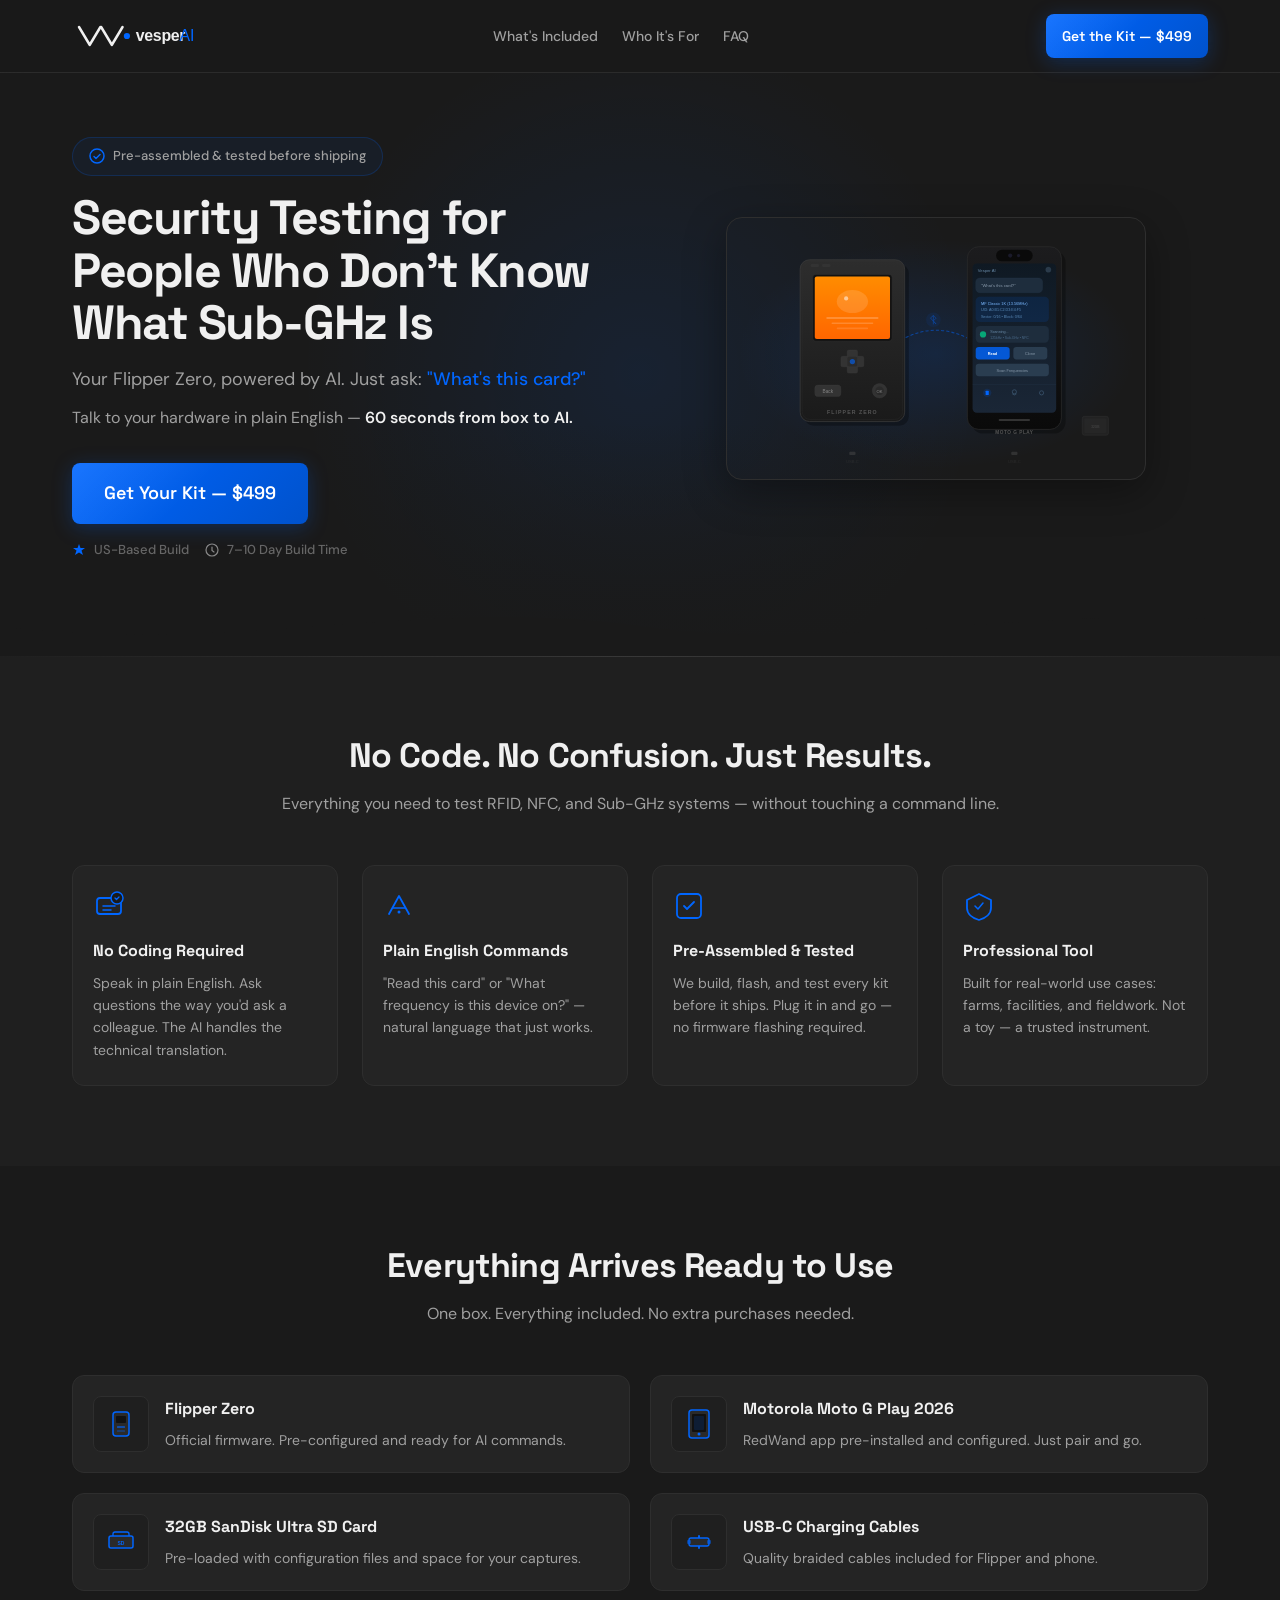
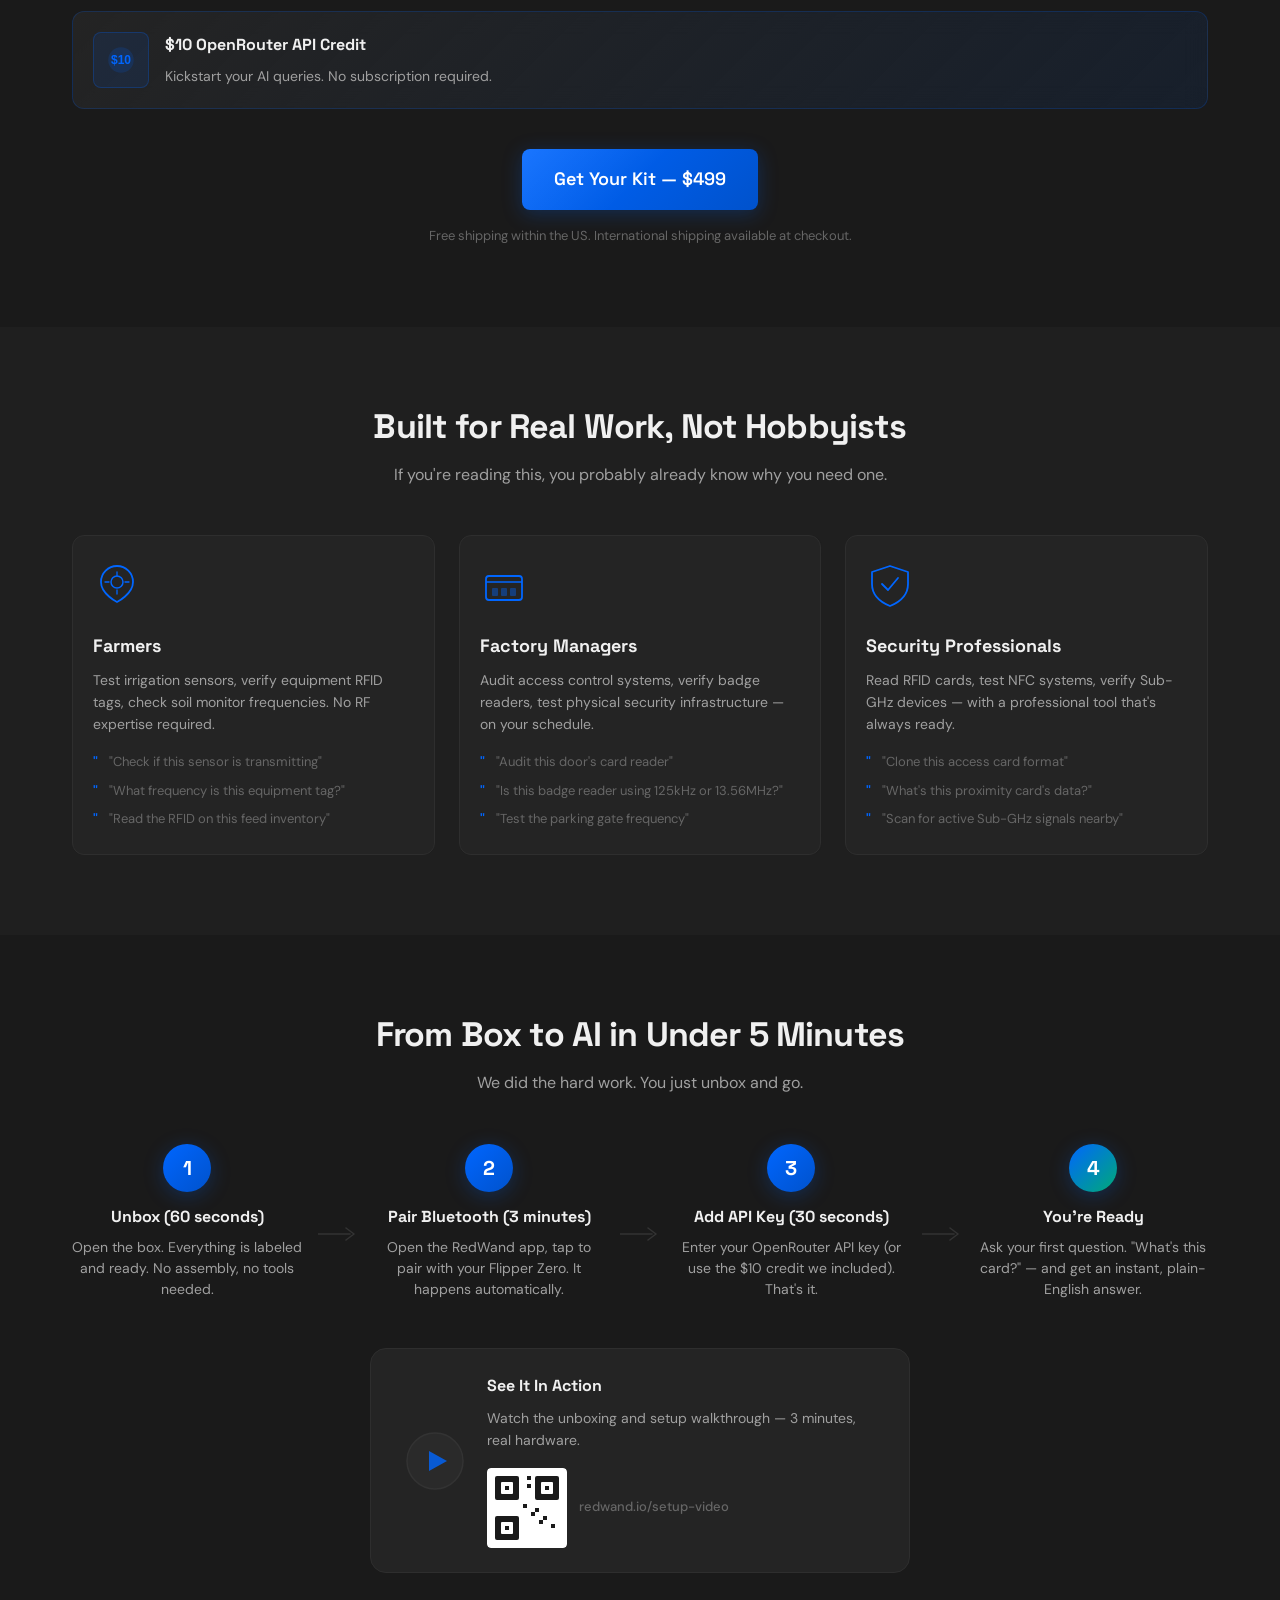
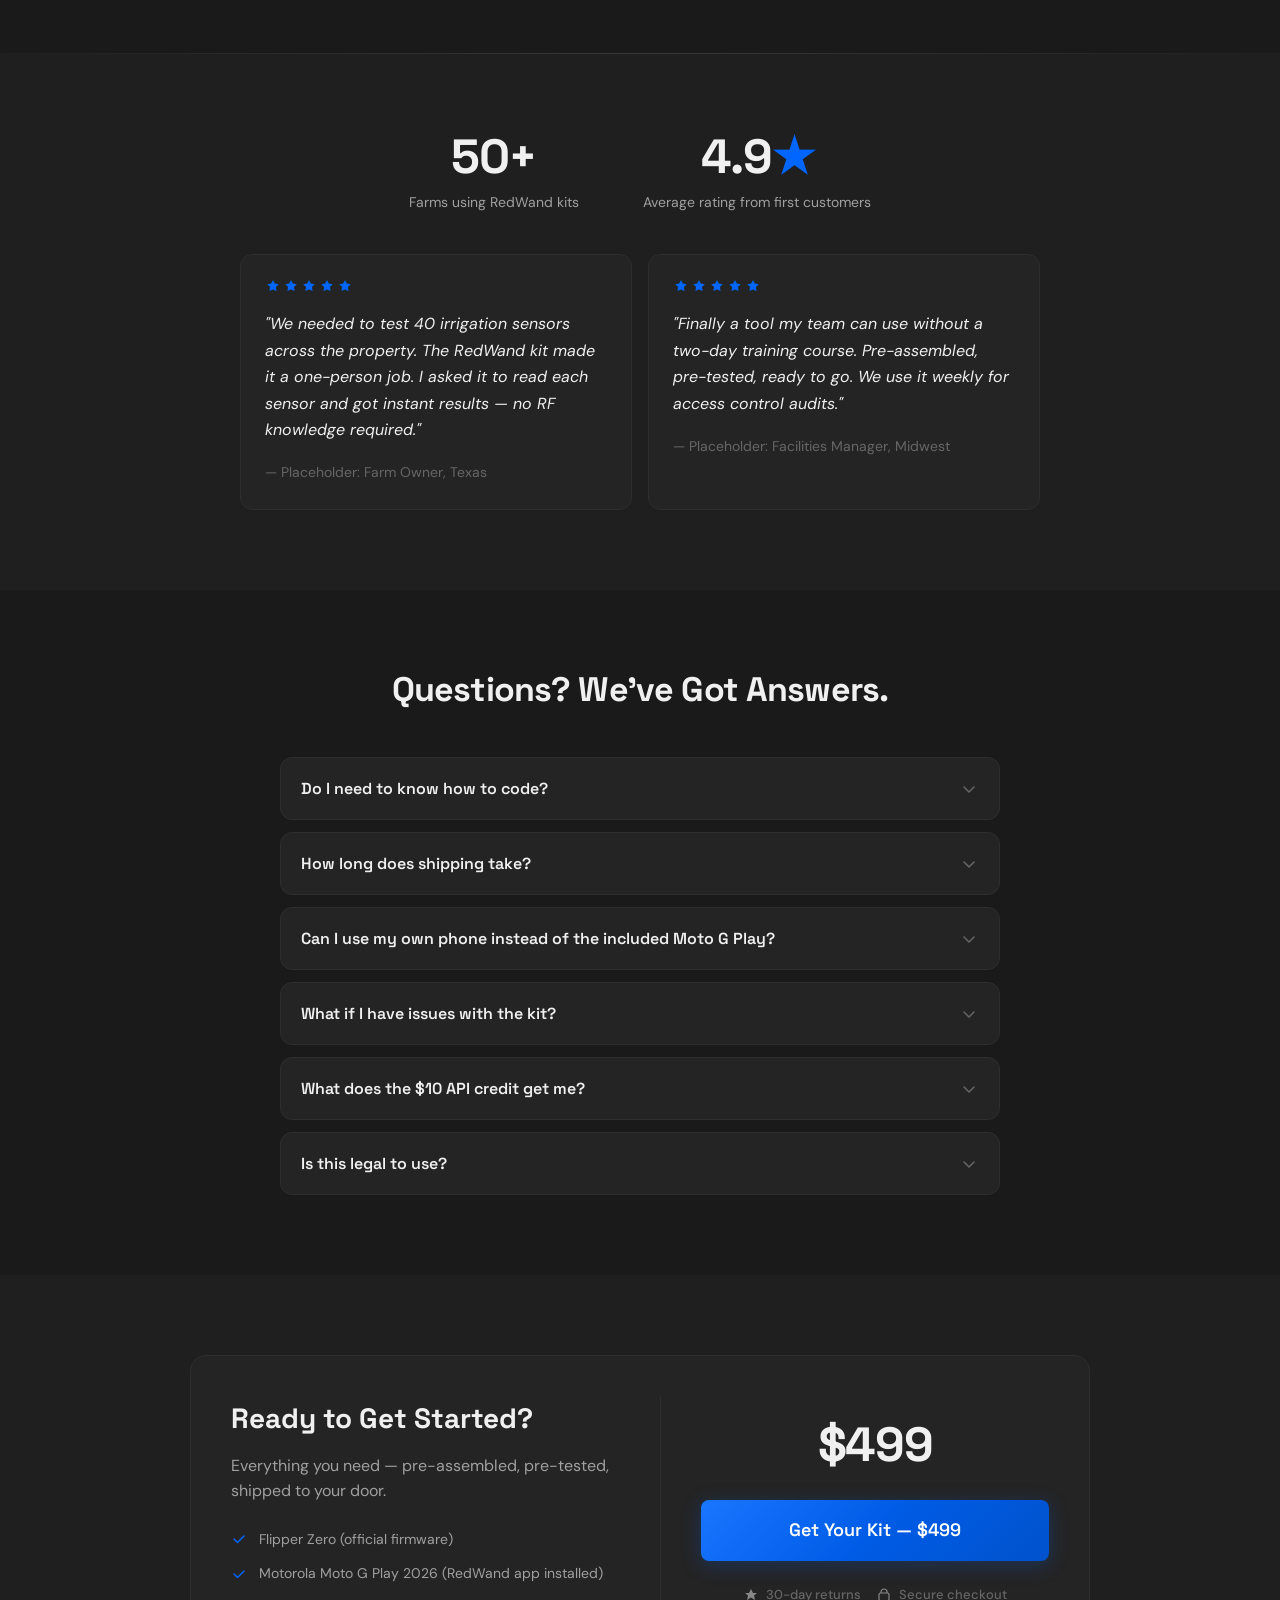
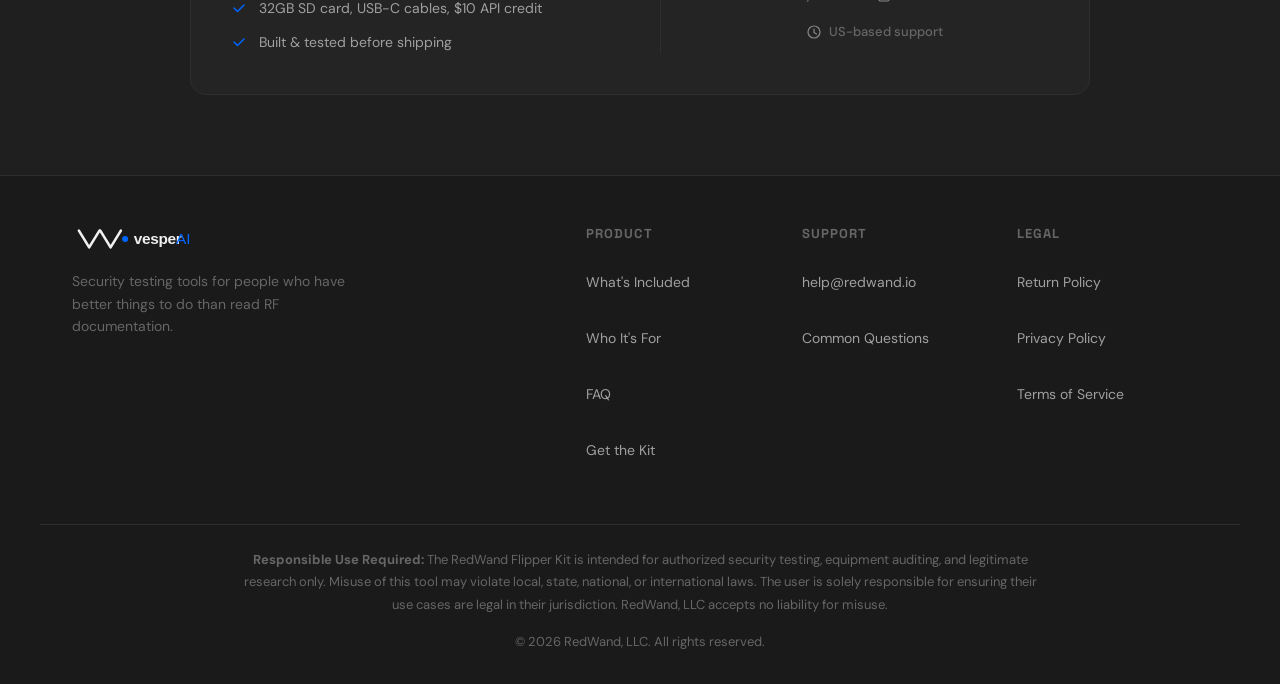
<file: web/index.html>
<!DOCTYPE html>
<html lang="en">
<head>
    <meta charset="UTF-8">
    <meta name="viewport" content="width=device-width, initial-scale=1.0">
    <title>RedWand Flipper Kit — Security Testing for Everyone</title>
    <meta name="description" content="Talk to your Flipper Zero in plain English. No coding required. Pre-assembled and ready in 60 seconds.">
    <link rel="preconnect" href="https://fonts.googleapis.com">
    <link rel="preconnect" href="https://fonts.gstatic.com" crossorigin>
    <link href="https://fonts.googleapis.com/css2?family=Space+Grotesk:wght@400;500;600;700;800&family=DM+Sans:ital,opsz,wght@0,9..40,400;0,9..40,500;0,9..40,600;0,9..40,700;1,9..40,400&display=swap" rel="stylesheet">
    <link rel="stylesheet" href="css/styles.css">
    <!-- Stripe.js for checkout -->
    <!-- Stripe Payment Link handles checkout — no client-side SDK needed -->
</head>
<body>

    <!-- ==================== HEADER / NAV ==================== -->
    <header class="site-header">
        <div class="container header-inner">
            <a href="#" class="logo" aria-label="RedWand Home">
                <img src="assets/redwand-logo.svg" alt="RedWand" width="140" height="36">
            </a>
            <nav class="header-nav" aria-label="Main navigation">
                <a href="#whats-included">What's Included</a>
                <a href="#who-its-for">Who It's For</a>
                <a href="#faq">FAQ</a>
            </nav>
            <!-- STRIPE_INTEGRATION_POINT: Primary CTA in nav -->
            <a href="#checkout" class="btn btn-primary btn-sm" id="nav-checkout-btn">Get the Kit — $499</a>
        </div>
    </header>

    <main>

        <!-- ==================== HERO SECTION ==================== -->
        <section class="hero" id="hero">
            <div class="container hero-inner">
                <div class="hero-content">
                    <div class="hero-badge">
                        <svg width="16" height="16" viewBox="0 0 16 16" fill="none" aria-hidden="true">
                            <circle cx="8" cy="8" r="7" stroke="#0066ff" stroke-width="1.5"/>
                            <path d="M5 8.5L7 10.5L11 6.5" stroke="#0066ff" stroke-width="1.5" stroke-linecap="round" stroke-linejoin="round"/>
                        </svg>
                        <span>Pre-assembled & tested before shipping</span>
                    </div>
                    <h1 class="hero-headline">
                        Security Testing for People Who Don't Know What Sub-GHz Is
                    </h1>
                    <p class="hero-subheadline">
                        Your Flipper Zero, powered by AI. Just ask: <em>"What's this card?"</em>
                    </p>
                    <p class="hero-value-prop">
                        Talk to your hardware in plain English — <strong>60 seconds from box to AI.</strong>
                    </p>
                    <div class="hero-cta-group">
                        <!-- STRIPE_INTEGRATION_POINT: Main purchase button -->
                        <a href="#checkout" class="btn btn-primary btn-lg" id="hero-checkout-btn">
                            Get Your Kit — $499
                        </a>
                        <div class="trust-indicators">
                            <span class="trust-item">
                                <svg width="14" height="14" viewBox="0 0 14 14" fill="none" aria-hidden="true">
                                    <path d="M7 1L8.5 5H13L9.5 7.5L11 12L7 9.5L3 12L4.5 7.5L1 5H5.5L7 1Z" fill="#0066ff"/>
                                </svg>
                                US-Based Build
                            </span>
                            <span class="trust-item">
                                <svg width="14" height="14" viewBox="0 0 14 14" fill="none" aria-hidden="true">
                                    <circle cx="7" cy="7" r="6" stroke="#888" stroke-width="1.2"/>
                                    <path d="M7 4V7.5L9 9" stroke="#888" stroke-width="1.2" stroke-linecap="round"/>
                                </svg>
                                7–10 Day Build Time
                            </span>
                        </div>
                    </div>
                </div>
                <div class="hero-visual">
                    <div class="hero-product-image">
                        <img src="assets/hero-products.svg" alt="Flipper Zero and Moto G Play with RedWand app" width="800" height="500" loading="eager">
                    </div>
                </div>
            </div>
            <div class="hero-wave">
                <svg viewBox="0 0 1440 80" preserveAspectRatio="none" fill="#1a1a1a" aria-hidden="true">
                    <path d="M0,40 C240,80 480,0 720,40 C960,80 1200,0 1440,40 L1440,80 L0,80 Z"/>
                </svg>
            </div>
        </section>

        <!-- ==================== BENEFITS SECTION ==================== -->
        <section class="benefits" id="benefits">
            <div class="container">
                <div class="section-header">
                    <h2 class="section-title">No Code. No Confusion. Just Results.</h2>
                    <p class="section-subtitle">Everything you need to test RFID, NFC, and Sub-GHz systems — without touching a command line.</p>
                </div>
                <div class="benefits-grid">
                    <div class="benefit-card">
                        <div class="benefit-icon">
                            <svg width="32" height="32" viewBox="0 0 32 32" fill="none" aria-hidden="true">
                                <rect x="4" y="8" width="24" height="16" rx="3" stroke="#0066ff" stroke-width="1.8"/>
                                <path d="M10 16h12M10 20h8" stroke="#0066ff" stroke-width="1.5" stroke-linecap="round"/>
                                <circle cx="24" cy="8" r="6" fill="#1a1a1a" stroke="#0066ff" stroke-width="1.5"/>
                                <path d="M22 8L23.5 9.5L26 7" stroke="#0066ff" stroke-width="1.3" stroke-linecap="round" stroke-linejoin="round"/>
                            </svg>
                        </div>
                        <h3>No Coding Required</h3>
                        <p>Speak in plain English. Ask questions the way you'd ask a colleague. The AI handles the technical translation.</p>
                    </div>
                    <div class="benefit-card">
                        <div class="benefit-icon">
                            <svg width="32" height="32" viewBox="0 0 32 32" fill="none" aria-hidden="true">
                                <path d="M6 24 L16 6 L26 24" stroke="#0066ff" stroke-width="1.8" stroke-linecap="round" stroke-linejoin="round"/>
                                <path d="M10 18 H22" stroke="#0066ff" stroke-width="1.5" stroke-linecap="round"/>
                                <circle cx="16" cy="22" r="1.5" fill="#0066ff"/>
                            </svg>
                        </div>
                        <h3>Plain English Commands</h3>
                        <p>"Read this card" or "What frequency is this device on?" — natural language that just works.</p>
                    </div>
                    <div class="benefit-card">
                        <div class="benefit-icon">
                            <svg width="32" height="32" viewBox="0 0 32 32" fill="none" aria-hidden="true">
                                <rect x="4" y="4" width="24" height="24" rx="4" stroke="#0066ff" stroke-width="1.8"/>
                                <path d="M11 16L14 19L21 12" stroke="#0066ff" stroke-width="1.8" stroke-linecap="round" stroke-linejoin="round"/>
                            </svg>
                        </div>
                        <h3>Pre-Assembled & Tested</h3>
                        <p>We build, flash, and test every kit before it ships. Plug it in and go — no firmware flashing required.</p>
                    </div>
                    <div class="benefit-card">
                        <div class="benefit-icon">
                            <svg width="32" height="32" viewBox="0 0 32 32" fill="none" aria-hidden="true">
                                <path d="M16 4L28 10V18C28 23.5 23 28 16 30C9 28 4 23.5 4 18V10L16 4Z" stroke="#0066ff" stroke-width="1.8" stroke-linejoin="round"/>
                                <path d="M12 16L15 19L20 13" stroke="#0066ff" stroke-width="1.5" stroke-linecap="round" stroke-linejoin="round"/>
                            </svg>
                        </div>
                        <h3>Professional Tool</h3>
                        <p>Built for real-world use cases: farms, facilities, and fieldwork. Not a toy — a trusted instrument.</p>
                    </div>
                </div>
            </div>
        </section>

        <!-- ==================== WHAT'S INCLUDED ==================== -->
        <section class="whats-included" id="whats-included">
            <div class="container">
                <div class="section-header">
                    <h2 class="section-title">Everything Arrives Ready to Use</h2>
                    <p class="section-subtitle">One box. Everything included. No extra purchases needed.</p>
                </div>
                <div class="included-grid">
                    <div class="included-item">
                        <div class="included-icon">
                            <svg width="36" height="36" viewBox="0 0 36 36" fill="none" aria-hidden="true">
                                <rect x="10" y="6" width="16" height="24" rx="3" fill="#2a2a2a" stroke="#0066ff" stroke-width="1.5"/>
                                <rect x="13" y="10" width="10" height="7" rx="1" fill="#111"/>
                                <rect x="14" y="20" width="8" height="2" rx="0.5" fill="#0066ff" opacity="0.6"/>
                                <rect x="14" y="24" width="8" height="2" rx="0.5" fill="#0066ff" opacity="0.3"/>
                            </svg>
                        </div>
                        <div class="included-text">
                            <h4>Flipper Zero</h4>
                            <p>Official firmware. Pre-configured and ready for AI commands.</p>
                        </div>
                    </div>
                    <div class="included-item">
                        <div class="included-icon">
                            <svg width="36" height="36" viewBox="0 0 36 36" fill="none" aria-hidden="true">
                                <rect x="8" y="4" width="20" height="28" rx="3" fill="#2a2a2a" stroke="#0066ff" stroke-width="1.5"/>
                                <rect x="11" y="8" width="14" height="18" rx="1" fill="#111"/>
                                <circle cx="18" cy="28" r="1.5" fill="#0066ff"/>
                                <rect x="13" y="10" width="10" height="14" rx="1" fill="#0066ff" opacity="0.15"/>
                            </svg>
                        </div>
                        <div class="included-text">
                            <h4>Motorola Moto G Play 2026</h4>
                            <p>RedWand app pre-installed and configured. Just pair and go.</p>
                        </div>
                    </div>
                    <div class="included-item">
                        <div class="included-icon">
                            <svg width="36" height="36" viewBox="0 0 36 36" fill="none" aria-hidden="true">
                                <rect x="6" y="12" width="24" height="12" rx="2" fill="#2a2a2a" stroke="#0066ff" stroke-width="1.5"/>
                                <path d="M10 12V10a2 2 0 012-2h12a2 2 0 012 2v2" stroke="#0066ff" stroke-width="1.3"/>
                                <text x="18" y="21" text-anchor="middle" fill="#0066ff" font-size="5" font-family="Inter,sans-serif" font-weight="600">SD</text>
                            </svg>
                        </div>
                        <div class="included-text">
                            <h4>32GB SanDisk Ultra SD Card</h4>
                            <p>Pre-loaded with configuration files and space for your captures.</p>
                        </div>
                    </div>
                    <div class="included-item">
                        <div class="included-icon">
                            <svg width="36" height="36" viewBox="0 0 36 36" fill="none" aria-hidden="true">
                                <path d="M12 18H24M18 12V24" stroke="#0066ff" stroke-width="1.8" stroke-linecap="round"/>
                                <rect x="8" y="14" width="20" height="8" rx="2" fill="#2a2a2a" stroke="#0066ff" stroke-width="1.3"/>
                                <rect x="6" y="16" width="4" height="4" rx="1" fill="#0066ff" opacity="0.5"/>
                                <rect x="26" y="16" width="4" height="4" rx="1" fill="#0066ff" opacity="0.5"/>
                            </svg>
                        </div>
                        <div class="included-text">
                            <h4>USB-C Charging Cables</h4>
                            <p>Quality braided cables included for Flipper and phone.</p>
                        </div>
                    </div>
                    <div class="included-item included-item--bonus">
                        <div class="included-icon included-icon--bonus">
                            <svg width="36" height="36" viewBox="0 0 36 36" fill="none" aria-hidden="true">
                                <circle cx="18" cy="18" r="12" fill="#0066ff" opacity="0.15" stroke="#0066ff" stroke-width="1.5"/>
                                <text x="18" y="22" text-anchor="middle" fill="#0066ff" font-size="12" font-family="Inter,sans-serif" font-weight="700">$10</text>
                            </svg>
                        </div>
                        <div class="included-text">
                            <h4>$10 OpenRouter API Credit</h4>
                            <p>Kickstart your AI queries. No subscription required.</p>
                        </div>
                    </div>
                </div>
                <!-- STRIPE_INTEGRATION_POINT: Secondary purchase CTA -->
                <div class="included-cta">
                    <a href="#checkout" class="btn btn-primary btn-lg" id="included-cta-btn">Get Your Kit — $499</a>
                    <p class="cta-note">Free shipping within the US. International shipping available at checkout.</p>
                </div>
            </div>
        </section>

        <!-- ==================== WHO THIS IS FOR ==================== -->
        <section class="who-for" id="who-its-for">
            <div class="container">
                <div class="section-header">
                    <h2 class="section-title">Built for Real Work, Not Hobbyists</h2>
                    <p class="section-subtitle">If you're reading this, you probably already know why you need one.</p>
                </div>
                <div class="audience-grid">
                    <div class="audience-card">
                        <div class="audience-icon">
                            <svg width="48" height="48" viewBox="0 0 48 48" fill="none" aria-hidden="true">
                                <path d="M24 6C15.2 6 8 13.2 8 22c0 12 16 20 16 20s16-8 16-20c0-8.8-7.2-16-16-16z" stroke="#0066ff" stroke-width="1.8"/>
                                <circle cx="24" cy="22" r="6" stroke="#0066ff" stroke-width="1.5"/>
                                <path d="M24 16v-4M24 30v4M16 22h-4M32 22h4" stroke="#0066ff" stroke-width="1.3" stroke-linecap="round"/>
                            </svg>
                        </div>
                        <h3>Farmers</h3>
                        <p>Test irrigation sensors, verify equipment RFID tags, check soil monitor frequencies. No RF expertise required.</p>
                        <ul class="audience-use-cases">
                            <li>"Check if this sensor is transmitting"</li>
                            <li>"What frequency is this equipment tag?"</li>
                            <li>"Read the RFID on this feed inventory"</li>
                        </ul>
                    </div>
                    <div class="audience-card">
                        <div class="audience-icon">
                            <svg width="48" height="48" viewBox="0 0 48 48" fill="none" aria-hidden="true">
                                <rect x="6" y="16" width="36" height="24" rx="3" stroke="#0066ff" stroke-width="1.8"/>
                                <path d="M6 22h36" stroke="#0066ff" stroke-width="1.3"/>
                                <rect x="12" y="28" width="6" height="8" rx="1" fill="#0066ff" opacity="0.4"/>
                                <rect x="21" y="28" width="6" height="8" rx="1" fill="#0066ff" opacity="0.4"/>
                                <rect x="30" y="28" width="6" height="8" rx="1" fill="#0066ff" opacity="0.4"/>
                            </svg>
                        </div>
                        <h3>Factory Managers</h3>
                        <p>Audit access control systems, verify badge readers, test physical security infrastructure — on your schedule.</p>
                        <ul class="audience-use-cases">
                            <li>"Audit this door's card reader"</li>
                            <li>"Is this badge reader using 125kHz or 13.56MHz?"</li>
                            <li>"Test the parking gate frequency"</li>
                        </ul>
                    </div>
                    <div class="audience-card">
                        <div class="audience-icon">
                            <svg width="48" height="48" viewBox="0 0 48 48" fill="none" aria-hidden="true">
                                <path d="M24 6L6 12v12c0 11 8 18 18 22 10-4 18-11 18-22V12L24 6z" stroke="#0066ff" stroke-width="1.8" stroke-linejoin="round"/>
                                <path d="M16 24l6 6 10-12" stroke="#0066ff" stroke-width="1.8" stroke-linecap="round" stroke-linejoin="round"/>
                            </svg>
                        </div>
                        <h3>Security Professionals</h3>
                        <p>Read RFID cards, test NFC systems, verify Sub-GHz devices — with a professional tool that's always ready.</p>
                        <ul class="audience-use-cases">
                            <li>"Clone this access card format"</li>
                            <li>"What's this proximity card's data?"</li>
                            <li>"Scan for active Sub-GHz signals nearby"</li>
                        </ul>
                    </div>
                </div>
            </div>
        </section>

        <!-- ==================== SETUP EXPERIENCE ==================== -->
        <section class="setup" id="setup">
            <div class="container">
                <div class="section-header">
                    <h2 class="section-title">From Box to AI in Under 5 Minutes</h2>
                    <p class="section-subtitle">We did the hard work. You just unbox and go.</p>
                </div>
                <div class="setup-steps">
                    <div class="setup-step">
                        <div class="step-number">1</div>
                        <div class="step-content">
                            <h3>Unbox (60 seconds)</h3>
                            <p>Open the box. Everything is labeled and ready. No assembly, no tools needed.</p>
                        </div>
                    </div>
                    <div class="setup-connector" aria-hidden="true">
                        <svg width="40" height="24" viewBox="0 0 40 24" fill="none">
                            <path d="M0 12h32M28 6l8 6-8 6" stroke="#333" stroke-width="1.5" stroke-linecap="round" stroke-linejoin="round"/>
                        </svg>
                    </div>
                    <div class="setup-step">
                        <div class="step-number">2</div>
                        <div class="step-content">
                            <h3>Pair Bluetooth (3 minutes)</h3>
                            <p>Open the RedWand app, tap to pair with your Flipper Zero. It happens automatically.</p>
                        </div>
                    </div>
                    <div class="setup-connector" aria-hidden="true">
                        <svg width="40" height="24" viewBox="0 0 40 24" fill="none">
                            <path d="M0 12h32M28 6l8 6-8 6" stroke="#333" stroke-width="1.5" stroke-linecap="round" stroke-linejoin="round"/>
                        </svg>
                    </div>
                    <div class="setup-step">
                        <div class="step-number">3</div>
                        <div class="step-content">
                            <h3>Add API Key (30 seconds)</h3>
                            <p>Enter your OpenRouter API key (or use the $10 credit we included). That's it.</p>
                        </div>
                    </div>
                    <div class="setup-connector" aria-hidden="true">
                        <svg width="40" height="24" viewBox="0 0 40 24" fill="none">
                            <path d="M0 12h32M28 6l8 6-8 6" stroke="#333" stroke-width="1.5" stroke-linecap="round" stroke-linejoin="round"/>
                        </svg>
                    </div>
                    <div class="setup-step setup-step--ready">
                        <div class="step-number step-number--ready">4</div>
                        <div class="step-content">
                            <h3>You're Ready</h3>
                            <p>Ask your first question. "What's this card?" — and get an instant, plain-English answer.</p>
                        </div>
                    </div>
                </div>
                <!-- Video preview placeholder — QR code style -->
                <div class="setup-video">
                    <div class="video-preview-card">
                        <div class="video-thumbnail">
                            <svg width="64" height="64" viewBox="0 0 64 64" fill="none" aria-hidden="true">
                                <circle cx="32" cy="32" r="28" fill="#2a2a2a" stroke="#333" stroke-width="1.5"/>
                                <path d="M26 22L44 32L26 42V22Z" fill="#0066ff" opacity="0.8"/>
                            </svg>
                        </div>
                        <div class="video-info">
                            <h4>See It In Action</h4>
                            <p>Watch the unboxing and setup walkthrough — 3 minutes, real hardware.</p>
                            <div class="video-qr-placeholder">
                                <!-- Placeholder QR code visual -->
                                <svg width="80" height="80" viewBox="0 0 80 80" fill="none" aria-label="Video tutorial QR code placeholder">
                                    <rect width="80" height="80" fill="#fff" rx="4"/>
                                    <rect x="8" y="8" width="24" height="24" rx="2" fill="#1a1a1a"/>
                                    <rect x="48" y="8" width="24" height="24" rx="2" fill="#1a1a1a"/>
                                    <rect x="8" y="48" width="24" height="24" rx="2" fill="#1a1a1a"/>
                                    <rect x="14" y="14" width="12" height="12" rx="1" fill="#fff"/>
                                    <rect x="54" y="14" width="12" height="12" rx="1" fill="#fff"/>
                                    <rect x="14" y="54" width="12" height="12" rx="1" fill="#fff"/>
                                    <rect x="18" y="18" width="4" height="4" fill="#1a1a1a"/>
                                    <rect x="58" y="18" width="4" height="4" fill="#1a1a1a"/>
                                    <rect x="18" y="58" width="4" height="4" fill="#1a1a1a"/>
                                    <!-- QR data modules -->
                                    <rect x="40" y="8" width="4" height="4" fill="#1a1a1a"/>
                                    <rect x="40" y="16" width="4" height="4" fill="#1a1a1a"/>
                                    <rect x="48" y="40" width="4" height="4" fill="#1a1a1a"/>
                                    <rect x="56" y="48" width="4" height="4" fill="#1a1a1a"/>
                                    <rect x="64" y="56" width="4" height="4" fill="#1a1a1a"/>
                                    <rect x="36" y="36" width="4" height="4" fill="#1a1a1a"/>
                                    <rect x="44" y="44" width="4" height="4" fill="#1a1a1a"/>
                                    <rect x="52" y="52" width="4" height="4" fill="#1a1a1a"/>
                                </svg>
                                <span>redwand.io/setup-video</span>
                            </div>
                        </div>
                    </div>
                </div>
            </div>
        </section>

        <!-- ==================== SOCIAL PROOF ==================== -->
        <section class="social-proof" id="social-proof">
            <div class="container">
                <div class="proof-stats">
                    <div class="proof-stat">
                        <span class="proof-number">50+</span>
                        <span class="proof-label">Farms using RedWand kits</span>
                    </div>
                    <div class="proof-stat">
                        <span class="proof-number">4.9<span class="proof-star">★</span></span>
                        <span class="proof-label">Average rating from first customers</span>
                    </div>
                </div>
                <div class="testimonials">
                    <div class="testimonial-card">
                        <div class="testimonial-stars" aria-label="5 stars">
                            <svg width="16" height="16" viewBox="0 0 16 16" fill="#0066ff" aria-hidden="true"><path d="M8 1l1.8 3.6 4 .6-2.9 2.8.7 4L8 10.4 4.4 12l.7-4L2.2 5.2l4-.6L8 1z"/></svg>
                            <svg width="16" height="16" viewBox="0 0 16 16" fill="#0066ff" aria-hidden="true"><path d="M8 1l1.8 3.6 4 .6-2.9 2.8.7 4L8 10.4 4.4 12l.7-4L2.2 5.2l4-.6L8 1z"/></svg>
                            <svg width="16" height="16" viewBox="0 0 16 16" fill="#0066ff" aria-hidden="true"><path d="M8 1l1.8 3.6 4 .6-2.9 2.8.7 4L8 10.4 4.4 12l.7-4L2.2 5.2l4-.6L8 1z"/></svg>
                            <svg width="16" height="16" viewBox="0 0 16 16" fill="#0066ff" aria-hidden="true"><path d="M8 1l1.8 3.6 4 .6-2.9 2.8.7 4L8 10.4 4.4 12l.7-4L2.2 5.2l4-.6L8 1z"/></svg>
                            <svg width="16" height="16" viewBox="0 0 16 16" fill="#0066ff" aria-hidden="true"><path d="M8 1l1.8 3.6 4 .6-2.9 2.8.7 4L8 10.4 4.4 12l.7-4L2.2 5.2l4-.6L8 1z"/></svg>
                        </div>
                        <blockquote>
                            <p>"We needed to test 40 irrigation sensors across the property. The RedWand kit made it a one-person job. I asked it to read each sensor and got instant results — no RF knowledge required."</p>
                        </blockquote>
                        <cite>— <span class="testimonial-name">Placeholder: Farm Owner, Texas</span></cite>
                    </div>
                    <div class="testimonial-card">
                        <div class="testimonial-stars" aria-label="5 stars">
                            <svg width="16" height="16" viewBox="0 0 16 16" fill="#0066ff" aria-hidden="true"><path d="M8 1l1.8 3.6 4 .6-2.9 2.8.7 4L8 10.4 4.4 12l.7-4L2.2 5.2l4-.6L8 1z"/></svg>
                            <svg width="16" height="16" viewBox="0 0 16 16" fill="#0066ff" aria-hidden="true"><path d="M8 1l1.8 3.6 4 .6-2.9 2.8.7 4L8 10.4 4.4 12l.7-4L2.2 5.2l4-.6L8 1z"/></svg>
                            <svg width="16" height="16" viewBox="0 0 16 16" fill="#0066ff" aria-hidden="true"><path d="M8 1l1.8 3.6 4 .6-2.9 2.8.7 4L8 10.4 4.4 12l.7-4L2.2 5.2l4-.6L8 1z"/></svg>
                            <svg width="16" height="16" viewBox="0 0 16 16" fill="#0066ff" aria-hidden="true"><path d="M8 1l1.8 3.6 4 .6-2.9 2.8.7 4L8 10.4 4.4 12l.7-4L2.2 5.2l4-.6L8 1z"/></svg>
                            <svg width="16" height="16" viewBox="0 0 16 16" fill="#0066ff" aria-hidden="true"><path d="M8 1l1.8 3.6 4 .6-2.9 2.8.7 4L8 10.4 4.4 12l.7-4L2.2 5.2l4-.6L8 1z"/></svg>
                        </div>
                        <blockquote>
                            <p>"Finally a tool my team can use without a two-day training course. Pre-assembled, pre-tested, ready to go. We use it weekly for access control audits."</p>
                        </blockquote>
                        <cite>— <span class="testimonial-name">Placeholder: Facilities Manager, Midwest</span></cite>
                    </div>
                </div>
            </div>
        </section>

        <!-- ==================== FAQ SECTION ==================== -->
        <section class="faq" id="faq">
            <div class="container">
                <div class="section-header">
                    <h2 class="section-title">Questions? We've Got Answers.</h2>
                </div>
                <div class="faq-list" role="list">
                    <div class="faq-item" role="listitem">
                        <button class="faq-question" aria-expanded="false" aria-controls="faq-1">
                            <span>Do I need to know how to code?</span>
                            <svg class="faq-chevron" width="20" height="20" viewBox="0 0 20 20" fill="none" aria-hidden="true">
                                <path d="M5 8l5 5 5-5" stroke="currentColor" stroke-width="1.5" stroke-linecap="round" stroke-linejoin="round"/>
                            </svg>
                        </button>
                        <div class="faq-answer" id="faq-1" hidden>
                            <p>Not at all. That's the whole point. You speak plain English, and the AI translates your questions into Flipper Zero commands. If you can use a smartphone, you can use this.</p>
                        </div>
                    </div>
                    <div class="faq-item" role="listitem">
                        <button class="faq-question" aria-expanded="false" aria-controls="faq-2">
                            <span>How long does shipping take?</span>
                            <svg class="faq-chevron" width="20" height="20" viewBox="0 0 20 20" fill="none" aria-hidden="true">
                                <path d="M5 8l5 5 5-5" stroke="currentColor" stroke-width="1.5" stroke-linecap="round" stroke-linejoin="round"/>
                            </svg>
                        </button>
                        <div class="faq-answer" id="faq-2" hidden>
                            <p>Our kits are built and tested to order. Current build time is 7–10 business days, plus shipping. US domestic shipping typically adds 2–5 business days. International shipping available at checkout.</p>
                        </div>
                    </div>
                    <div class="faq-item" role="listitem">
                        <button class="faq-question" aria-expanded="false" aria-controls="faq-3">
                            <span>Can I use my own phone instead of the included Moto G Play?</span>
                            <svg class="faq-chevron" width="20" height="20" viewBox="0 0 20 20" fill="none" aria-hidden="true">
                                <path d="M5 8l5 5 5-5" stroke="currentColor" stroke-width="1.5" stroke-linecap="round" stroke-linejoin="round"/>
                            </svg>
                        </button>
                        <div class="faq-answer" id="faq-3" hidden>
                            <p>Yes — the RedWand app runs on any Android phone (Android 8.0+). The included Moto G Play is pre-configured and ready to go, but you can install the RedWand app on your own Android device if you prefer. iOS support is on the roadmap.</p>
                        </div>
                    </div>
                    <div class="faq-item" role="listitem">
                        <button class="faq-question" aria-expanded="false" aria-controls="faq-4">
                            <span>What if I have issues with the kit?</span>
                            <svg class="faq-chevron" width="20" height="20" viewBox="0 0 20 20" fill="none" aria-hidden="true">
                                <path d="M5 8l5 5 5-5" stroke="currentColor" stroke-width="1.5" stroke-linecap="round" stroke-linejoin="round"/>
                            </svg>
                        </button>
                        <div class="faq-answer" id="faq-4" hidden>
                            <p>We offer a 30-day return policy — no questions asked. If your kit has any hardware issues, contact us at <a href="mailto:help@redwand.io">help@redwand.io</a> and we'll sort it out. We also provide email support for setup questions.</p>
                        </div>
                    </div>
                    <div class="faq-item" role="listitem">
                        <button class="faq-question" aria-expanded="false" aria-controls="faq-5">
                            <span>What does the $10 API credit get me?</span>
                            <svg class="faq-chevron" width="20" height="20" viewBox="0 0 20 20" fill="none" aria-hidden="true">
                                <path d="M5 8l5 5 5-5" stroke="currentColor" stroke-width="1.5" stroke-linecap="round" stroke-linejoin="round"/>
                            </svg>
                        </button>
                        <div class="faq-answer" id="faq-5" hidden>
                            <p>The credit is for OpenRouter API calls, which power the AI translation layer. Depending on usage, $10 typically covers hundreds of queries. After that, you add your own API credit at OpenRouter — no subscription required, pay only for what you use.</p>
                        </div>
                    </div>
                    <div class="faq-item" role="listitem">
                        <button class="faq-question" aria-expanded="false" aria-controls="faq-6">
                            <span>Is this legal to use?</span>
                            <svg class="faq-chevron" width="20" height="20" viewBox="0 0 20 20" fill="none" aria-hidden="true">
                                <path d="M5 8l5 5 5-5" stroke="currentColor" stroke-width="1.5" stroke-linecap="round" stroke-linejoin="round"/>
                            </svg>
                        </button>
                        <div class="faq-answer" id="faq-6" hidden>
                            <p>The RedWand kit is a professional testing tool for authorized security auditing, equipment verification, and legitimate research. It's your responsibility to use it lawfully. Do not use it on systems you don't have permission to test. Responsible use is a core condition of purchase.</p>
                        </div>
                    </div>
                </div>
            </div>
        </section>

        <!-- ==================== CHECKOUT / FINAL CTA ==================== -->
        <section class="checkout" id="checkout">
            <div class="container">
                <div class="checkout-card">
                    <div class="checkout-content">
                        <h2>Ready to Get Started?</h2>
                        <p>Everything you need — pre-assembled, pre-tested, shipped to your door.</p>
                        <ul class="checkout-includes">
                            <li>
                                <svg width="16" height="16" viewBox="0 0 16 16" fill="none" aria-hidden="true"><path d="M3 8l3.5 3.5L13 5" stroke="#0066ff" stroke-width="1.5" stroke-linecap="round" stroke-linejoin="round"/></svg>
                                Flipper Zero (official firmware)
                            </li>
                            <li>
                                <svg width="16" height="16" viewBox="0 0 16 16" fill="none" aria-hidden="true"><path d="M3 8l3.5 3.5L13 5" stroke="#0066ff" stroke-width="1.5" stroke-linecap="round" stroke-linejoin="round"/></svg>
                                Motorola Moto G Play 2026 (RedWand app installed)
                            </li>
                            <li>
                                <svg width="16" height="16" viewBox="0 0 16 16" fill="none" aria-hidden="true"><path d="M3 8l3.5 3.5L13 5" stroke="#0066ff" stroke-width="1.5" stroke-linecap="round" stroke-linejoin="round"/></svg>
                                32GB SD card, USB-C cables, $10 API credit
                            </li>
                            <li>
                                <svg width="16" height="16" viewBox="0 0 16 16" fill="none" aria-hidden="true"><path d="M3 8l3.5 3.5L13 5" stroke="#0066ff" stroke-width="1.5" stroke-linecap="round" stroke-linejoin="round"/></svg>
                                Built & tested before shipping
                            </li>
                        </ul>
                    </div>
                    <div class="checkout-action">
                        <!-- STRIPE_INTEGRATION_POINT: Final purchase button - Replace href with Stripe Checkout URL -->
                        <div class="price-tag">$499</div>
                        <a href="#" class="btn btn-primary btn-lg btn-block" id="stripe-checkout-btn">
                            Get Your Kit — $499
                        </a>
                        <div class="checkout-trust">
                            <span>
                                <svg width="14" height="14" viewBox="0 0 14 14" fill="none" aria-hidden="true"><path d="M7 1L9 5H13L10 7.5L11 12L7 9.5L3 12L4 7.5L1 5H5L7 1Z" fill="#888"/></svg>
                                30-day returns
                            </span>
                            <span>
                                <svg width="14" height="14" viewBox="0 0 14 14" fill="none" aria-hidden="true"><rect x="2" y="5" width="10" height="8" rx="1.5" stroke="#888" stroke-width="1.2"/><path d="M4 5V4a3 3 0 016 0v1" stroke="#888" stroke-width="1.2"/></svg>
                                Secure checkout
                            </span>
                            <span>
                                <svg width="14" height="14" viewBox="0 0 14 14" fill="none" aria-hidden="true"><circle cx="7" cy="7" r="6" stroke="#888" stroke-width="1.2"/><path d="M7 4v3.5l2.5 1.5" stroke="#888" stroke-width="1.2" stroke-linecap="round"/></svg>
                                US-based support
                            </span>
                        </div>
                    </div>
                </div>
            </div>
        </section>

    </main>

    <!-- ==================== FOOTER ==================== -->
    <footer class="site-footer">
        <div class="container footer-inner">
            <div class="footer-brand">
                <img src="assets/redwand-logo.svg" alt="RedWand" width="120" height="31">
                <p>Security testing tools for people who have better things to do than read RF documentation.</p>
            </div>
            <div class="footer-links">
                <div class="footer-col">
                    <h5>Product</h5>
                    <a href="#whats-included">What's Included</a>
                    <a href="#who-its-for">Who It's For</a>
                    <a href="#faq">FAQ</a>
                    <a href="#checkout">Get the Kit</a>
                </div>
                <div class="footer-col">
                    <h5>Support</h5>
                    <a href="mailto:help@redwand.io">help@redwand.io</a>
                    <a href="#faq">Common Questions</a>
                </div>
                <div class="footer-col">
                    <h5>Legal</h5>
                    <a href="#">Return Policy</a>
                    <a href="#">Privacy Policy</a>
                    <a href="#">Terms of Service</a>
                </div>
            </div>
        </div>
        <div class="container footer-bottom">
            <p class="disclaimer">
                <strong>Responsible Use Required:</strong> The RedWand Flipper Kit is intended for authorized security testing, equipment auditing, and legitimate research only. Misuse of this tool may violate local, state, national, or international laws. The user is solely responsible for ensuring their use cases are legal in their jurisdiction. RedWand, LLC accepts no liability for misuse.
            </p>
            <p class="copyright">&copy; 2026 RedWand, LLC. All rights reserved.</p>
        </div>
    </footer>

    <script src="js/main.js"></script>
</body>
</html>
</file>
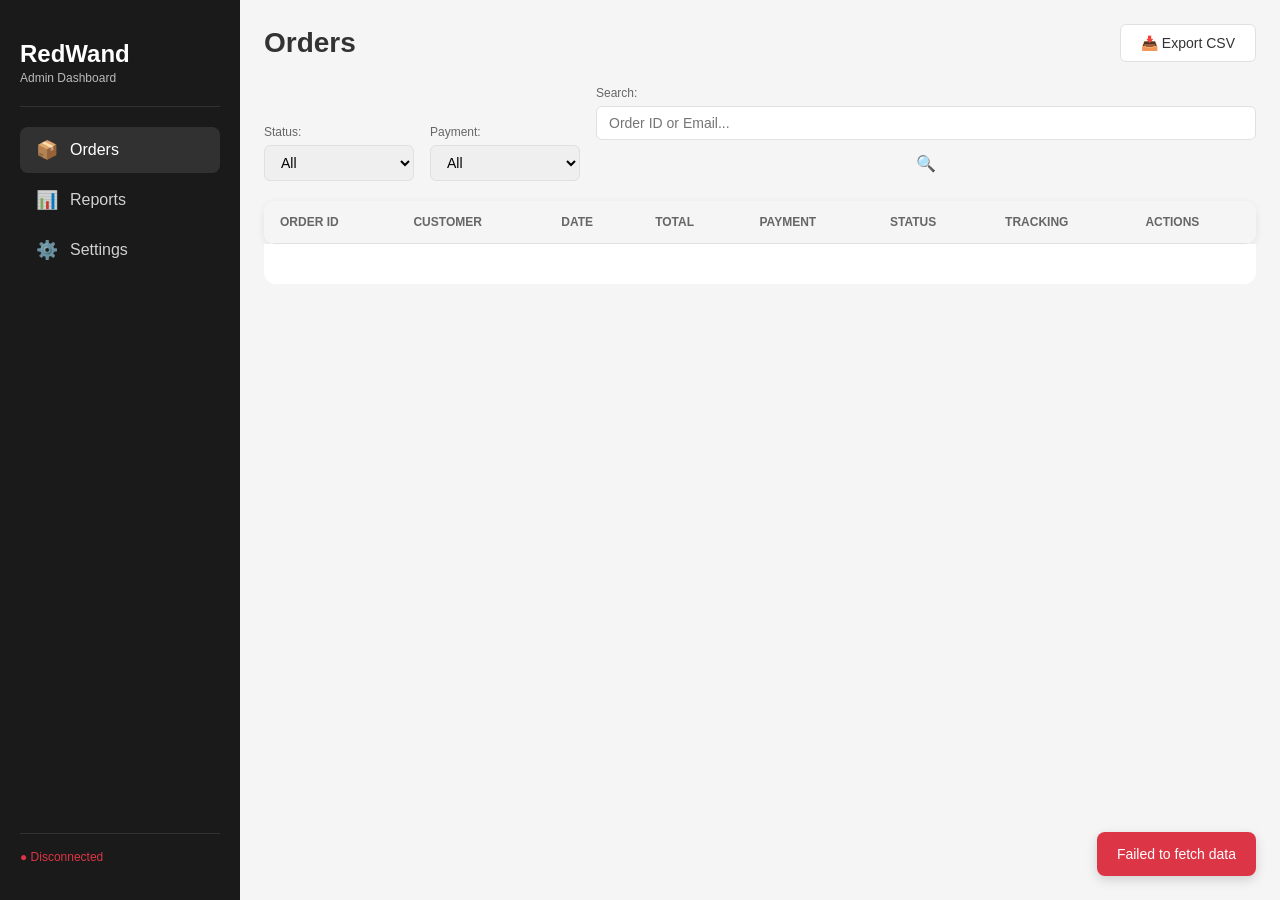
<file: web/admin/index.html>
<!DOCTYPE html>
<html lang="en">
<head>
    <meta charset="UTF-8">
    <meta name="viewport" content="width=device-width, initial-scale=1.0">
    <title>RedWand Admin - Order Management</title>
    <link rel="stylesheet" href="admin.css">
</head>
<body>
    <!-- Sidebar Navigation -->
    <aside class="sidebar">
        <div class="logo">
            <h1>RedWand</h1>
            <span>Admin Dashboard</span>
        </div>
        <nav>
            <a href="#orders" class="nav-item active" data-view="orders">
                <span class="icon">📦</span> Orders
            </a>
            <a href="#reports" class="nav-item" data-view="reports">
                <span class="icon">📊</span> Reports
            </a>
            <a href="#settings" class="nav-item" data-view="settings">
                <span class="icon">⚙️</span> Settings
            </a>
        </nav>
        <div class="sidebar-footer">
            <span id="connection-status">● Connected</span>
        </div>
    </aside>

    <!-- Main Content -->
    <main class="main-content">
        <!-- Orders View -->
        <section id="orders-view" class="view active">
            <header class="view-header">
                <h2>Orders</h2>
                <div class="header-actions">
                    <button class="btn btn-secondary" onclick="exportOrders()">
                        📥 Export CSV
                    </button>
                </div>
            </header>

            <!-- Filters Bar -->
            <div class="filters-bar">
                <div class="filter-group">
                    <label>Status:</label>
                    <select id="filter-status" onchange="loadOrders()">
                        <option value="">All</option>
                        <option value="pending">Pending</option>
                        <option value="building">Building</option>
                        <option value="testing">Testing</option>
                        <option value="shipped">Shipped</option>
                        <option value="delivered">Delivered</option>
                    </select>
                </div>
                <div class="filter-group">
                    <label>Payment:</label>
                    <select id="filter-payment" onchange="loadOrders()">
                        <option value="">All</option>
                        <option value="pending">Pending</option>
                        <option value="paid">Paid</option>
                        <option value="failed">Failed</option>
                    </select>
                </div>
                <div class="filter-group search">
                    <label>Search:</label>
                    <input type="text" id="search-input" placeholder="Order ID or Email..." onkeyup="handleSearch(event)">
                    <button class="btn-icon" onclick="loadOrders()">🔍</button>
                </div>
            </div>

            <!-- Orders Table -->
            <div class="table-container">
                <table class="orders-table">
                    <thead>
                        <tr>
                            <th>Order ID</th>
                            <th>Customer</th>
                            <th>Date</th>
                            <th>Total</th>
                            <th>Payment</th>
                            <th>Status</th>
                            <th>Tracking</th>
                            <th>Actions</th>
                        </tr>
                    </thead>
                    <tbody id="orders-tbody">
                        <!-- Populated by JS -->
                    </tbody>
                </table>
            </div>

            <!-- Pagination -->
            <div class="pagination" id="pagination">
                <!-- Populated by JS -->
            </div>
        </section>

        <!-- Order Detail View -->
        <section id="detail-view" class="view">
            <header class="view-header">
                <button class="btn btn-back" onclick="showView('orders')">← Back to Orders</button>
                <h2 id="detail-order-id">Order Details</h2>
            </header>

            <div class="detail-grid">
                <!-- Left Column: Order Info -->
                <div class="detail-section">
                    <div class="card">
                        <h3>Customer Information</h3>
                        <div id="customer-info" class="info-grid"></div>
                    </div>

                    <div class="card">
                        <h3>Shipping Address</h3>
                        <div id="shipping-info" class="address-block"></div>
                    </div>

                    <div class="card">
                        <h3>Payment Details</h3>
                        <div id="payment-info" class="info-grid"></div>
                    </div>
                </div>

                <!-- Right Column: Status & Actions -->
                <div class="detail-section">
                    <div class="card status-card">
                        <h3>Order Status</h3>
                        <div class="status-display">
                            <span id="current-status" class="status-badge"></span>
                        </div>
                        <div class="status-timeline" id="status-timeline">
                            <!-- Populated by JS -->
                        </div>
                        <div class="status-actions">
                            <select id="new-status">
                                <option value="pending">Pending</option>
                                <option value="building">Building</option>
                                <option value="testing">Testing</option>
                                <option value="shipped">Shipped</option>
                                <option value="delivered">Delivered</option>
                            </select>
                            <button class="btn btn-primary" onclick="updateStatus()">Update Status</button>
                        </div>
                    </div>

                    <div class="card">
                        <h3>Shipping Info</h3>
                        <div id="shipping-details" class="info-grid"></div>
                        <div class="tracking-form">
                            <input type="text" id="tracking-input" placeholder="Tracking Number">
                            <input type="text" id="carrier-input" placeholder="Carrier" value="USPS">
                            <button class="btn btn-primary" onclick="addTracking()">Add Tracking</button>
                        </div>
                    </div>
                </div>
            </div>

            <!-- Tabs for Email Log, Procurement, Notes -->
            <div class="detail-tabs">
                <button class="tab-btn active" data-tab="emails" onclick="showDetailTab('emails')">Email Log</button>
                <button class="tab-btn" data-tab="procurement" onclick="showDetailTab('procurement')">Hardware</button>
                <button class="tab-btn" data-tab="notes" onclick="showDetailTab('notes')">Notes</button>
            </div>

            <div class="tab-content" id="tab-emails">
                <div id="email-log" class="log-list"></div>
            </div>

            <div class="tab-content" id="tab-procurement" style="display:none;">
                <div class="procurement-section">
                    <button class="btn btn-secondary" onclick="showAddProcurement()">+ Add Hardware</button>
                    <div id="procurement-list" class="procurement-grid"></div>
                </div>
            </div>

            <div class="tab-content" id="tab-notes" style="display:none;">
                <div class="notes-section">
                    <div class="add-note-form">
                        <textarea id="note-input" placeholder="Add a note..." rows="3"></textarea>
                        <button class="btn btn-primary" onclick="addNote()">Add Note</button>
                    </div>
                    <div id="notes-list" class="notes-timeline"></div>
                </div>
            </div>

            <!-- Add Hardware Modal -->
            <div id="procurement-modal" class="modal" style="display:none;">
                <div class="modal-content">
                    <h3>Add Hardware Procurement</h3>
                    <form id="procurement-form">
                        <div class="form-group">
                            <label>Supplier</label>
                            <select id="proc-supplier" required>
                                <option value="Micro Center">Micro Center</option>
                                <option value="Hacker Warehouse">Hacker Warehouse</option>
                                <option value="Amazon">Amazon</option>
                                <option value="Other">Other</option>
                            </select>
                        </div>
                        <div class="form-group">
                            <label>Item</label>
                            <select id="proc-item" required>
                                <option value="Flipper Zero">Flipper Zero</option>
                                <option value="Moto G Play">Moto G Play</option>
                                <option value="SD Card 64GB">SD Card 64GB</option>
                                <option value="SD Card 128GB">SD Card 128GB</option>
                                <option value="USB Cable">USB Cable</option>
                                <option value="Other">Other</option>
                            </select>
                        </div>
                        <div class="form-group">
                            <label>Cost</label>
                            <input type="number" id="proc-cost" step="0.01" placeholder="0.00">
                        </div>
                        <div class="form-group">
                            <label>Tracking (optional)</label>
                            <input type="text" id="proc-tracking" placeholder="Supplier tracking">
                        </div>
                        <div class="modal-actions">
                            <button type="button" class="btn btn-secondary" onclick="closeProcurementModal()">Cancel</button>
                            <button type="button" class="btn btn-primary" onclick="saveProcurement()">Save</button>
                        </div>
                    </form>
                </div>
            </div>
        </section>

        <!-- Reports View -->
        <section id="reports-view" class="view">
            <header class="view-header">
                <h2>Reports & Analytics</h2>
            </header>

            <!-- Summary Cards -->
            <div class="summary-cards">
                <div class="card metric-card">
                    <h4>Total Revenue</h4>
                    <p class="metric-value" id="metric-total">$0</p>
                </div>
                <div class="card metric-card">
                    <h4>Collected</h4>
                    <p class="metric-value" id="metric-collected">$0</p>
                </div>
                <div class="card metric-card">
                    <h4>Pending</h4>
                    <p class="metric-value" id="metric-pending">$0</p>
                </div>
                <div class="card metric-card">
                    <h4>Avg Build Time</h4>
                    <p class="metric-value" id="metric-build-time">0 days</p>
                </div>
            </div>

            <!-- Charts Section -->
            <div class="charts-grid">
                <div class="card">
                    <h3>Sales Trend</h3>
                    <div class="chart-container">
                        <canvas id="sales-chart"></canvas>
                    </div>
                    <div class="period-selector">
                        <button class="btn-period active" data-period="day" onclick="loadSalesChart('day')">Daily</button>
                        <button class="btn-period" data-period="week" onclick="loadSalesChart('week')">Weekly</button>
                        <button class="btn-period" data-period="month" onclick="loadSalesChart('month')">Monthly</button>
                    </div>
                </div>

                <div class="card">
                    <h3>Orders by Status</h3>
                    <div class="chart-container">
                        <canvas id="status-chart"></canvas>
                    </div>
                </div>

                <div class="card">
                    <h3>Shipping Performance</h3>
                    <div id="shipping-stats" class="stats-list"></div>
                </div>

                <div class="card">
                    <h3>Monthly Revenue Comparison</h3>
                    <div class="month-comparison">
                        <div class="month-stat">
                            <span class="month-label">This Month</span>
                            <span class="month-value" id="this-month-rev">$0</span>
                        </div>
                        <div class="month-stat">
                            <span class="month-label">Last Month</span>
                            <span class="month-value" id="last-month-rev">$0</span>
                        </div>
                        <div class="month-change" id="month-change">+0%</div>
                    </div>
                </div>
            </div>
        </section>

        <!-- Settings View -->
        <section id="settings-view" class="view">
            <header class="view-header">
                <h2>Settings</h2>
            </header>
            <div class="card">
                <h3>API Configuration</h3>
                <p>Backend URL: <code id="api-url">http://localhost:5050</code></p>
                <button class="btn btn-secondary" onclick="testConnection()">Test Connection</button>
            </div>
        </section>
    </main>

    <!-- Toast Notifications -->
    <div id="toast-container"></div>

    <!-- Loading Overlay -->
    <div id="loading-overlay" class="loading-overlay" style="display:none;">
        <div class="spinner"></div>
        <p>Loading...</p>
    </div>

    <script src="js/admin.js"></script>
</body>
</html>
</file>
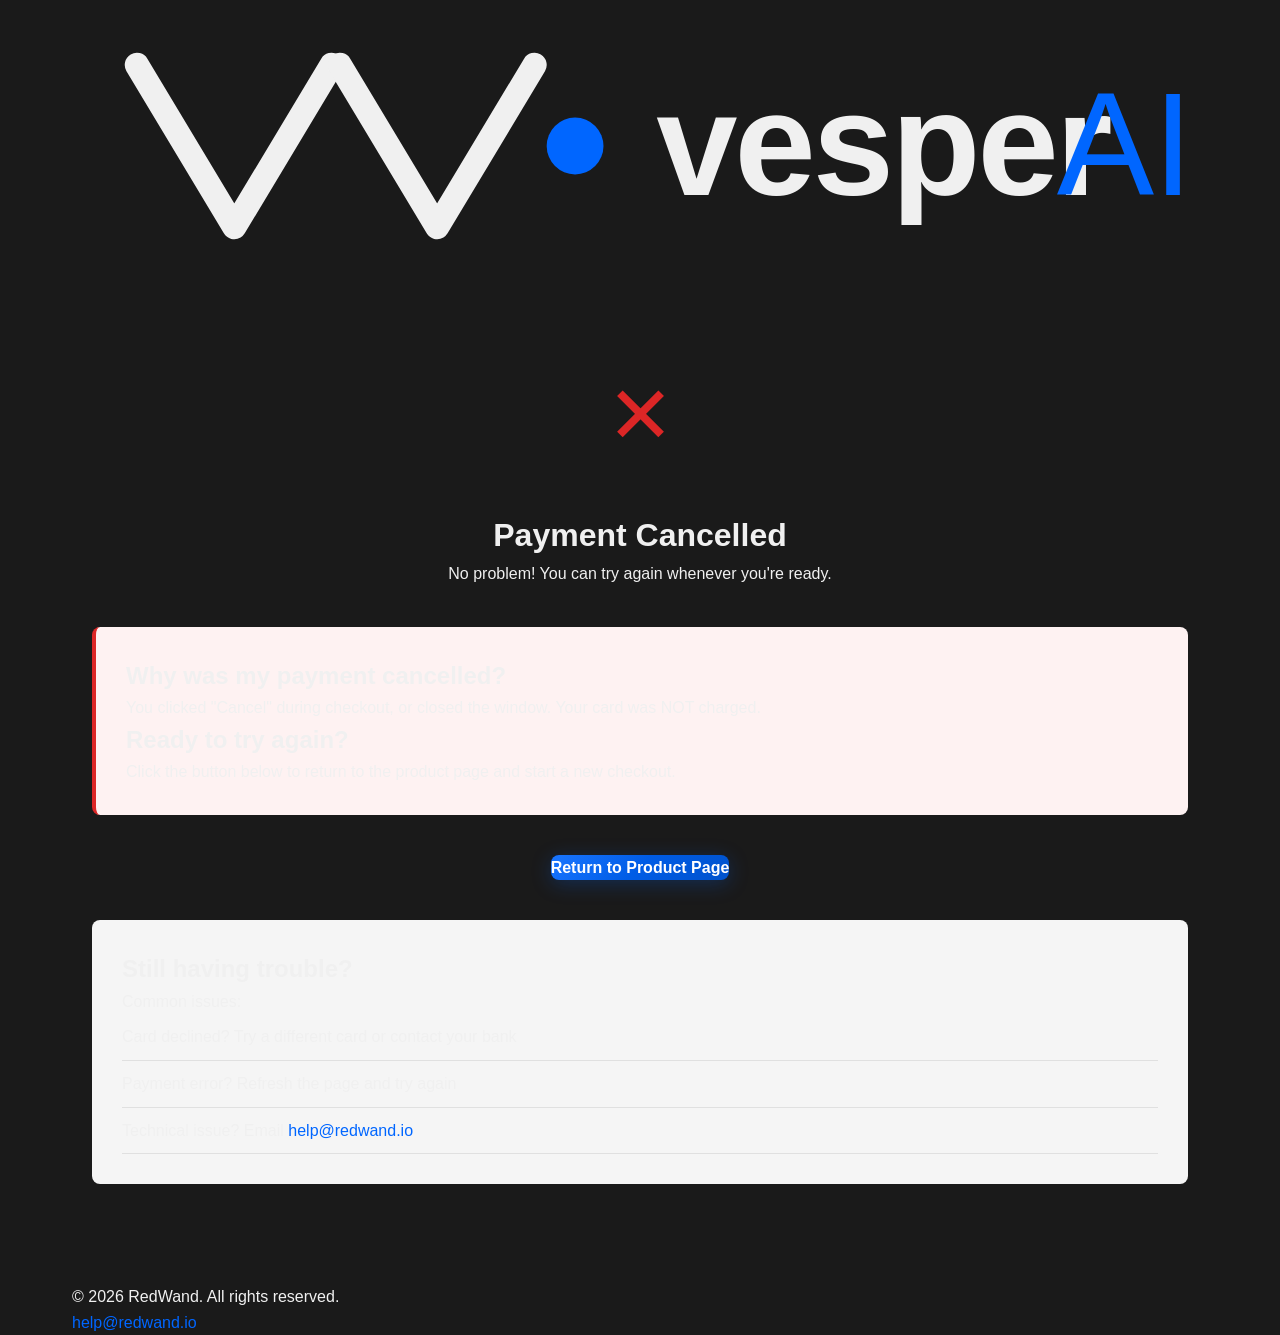
<file: web/cancel.html>
<!DOCTYPE html>
<html lang="en">
<head>
    <meta charset="UTF-8">
    <meta name="viewport" content="width=device-width, initial-scale=1.0">
    <title>Payment Cancelled - RedWand Flipper Kit</title>
    <link rel="stylesheet" href="css/styles.css">
</head>
<body>
    <div class="container">
        <header>
            <img src="assets/redwand-logo.svg" alt="RedWand" class="logo">
        </header>

        <main class="cancel-page">
            <div class="cancel-icon">✕</div>
            <h1>Payment Cancelled</h1>
            <p class="lead">No problem! You can try again whenever you're ready.</p>

            <div class="cancel-details">
                <h2>Why was my payment cancelled?</h2>
                <p>You clicked "Cancel" during checkout, or closed the window. Your card was NOT charged.</p>
                
                <h2>Ready to try again?</h2>
                <p>Click the button below to return to the product page and start a new checkout.</p>
            </div>

            <div class="cta">
                <a href="index.html" class="btn btn-primary">Return to Product Page</a>
            </div>

            <div class="faq-box">
                <h2>Still having trouble?</h2>
                <p>Common issues:</p>
                <ul>
                    <li>Card declined? Try a different card or contact your bank</li>
                    <li>Payment error? Refresh the page and try again</li>
                    <li>Technical issue? Email <a href="mailto:help@redwand.io">help@redwand.io</a></li>
                </ul>
            </div>
        </main>

        <footer>
            <p>&copy; 2026 RedWand. All rights reserved.</p>
            <p><a href="mailto:help@redwand.io">help@redwand.io</a></p>
        </footer>
    </div>

    <style>
        .cancel-page {
            text-align: center;
            padding: 60px 20px;
        }
        
        .cancel-icon {
            font-size: 80px;
            color: #dc2626;
            margin-bottom: 30px;
        }
        
        .cancel-details {
            background: #fef2f2;
            padding: 30px;
            border-radius: 8px;
            margin: 40px 0;
            border-left: 4px solid #dc2626;
            text-align: left;
        }
        
        .faq-box {
            background: #f5f5f5;
            padding: 30px;
            border-radius: 8px;
            margin: 40px 0;
            text-align: left;
        }
        
        .faq-box ul {
            list-style: none;
            padding: 0;
        }
        
        .faq-box li {
            padding: 10px 0;
            border-bottom: 1px solid #e0e0e0;
        }
    </style>
</body>
</html>
</file>
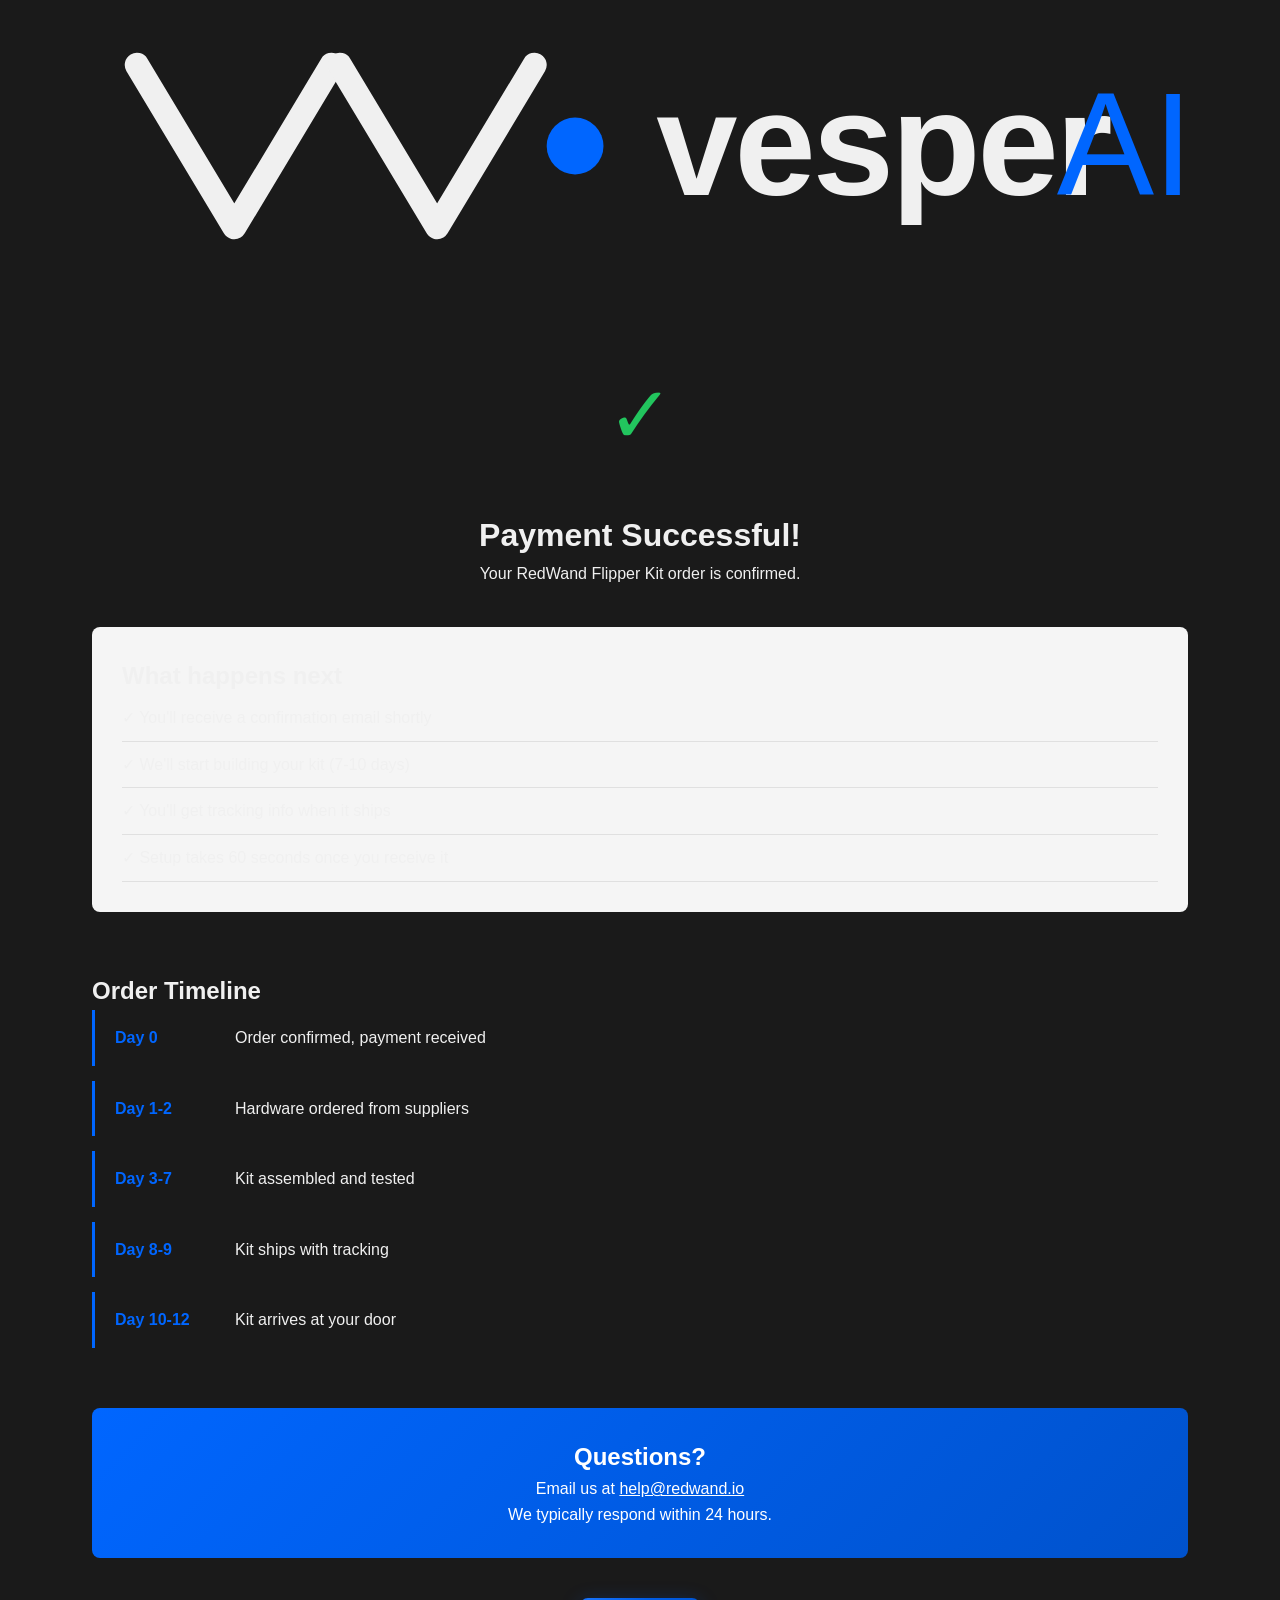
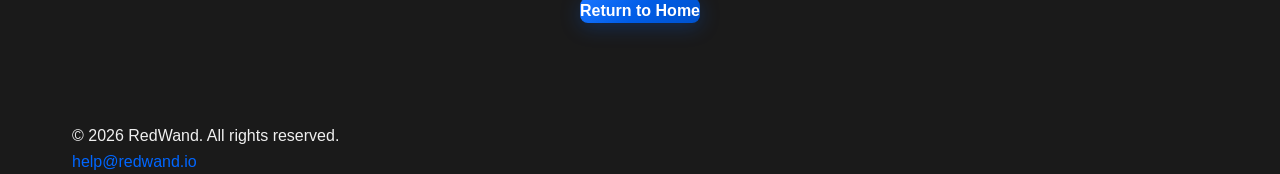
<file: web/success.html>
<!DOCTYPE html>
<html lang="en">
<head>
    <meta charset="UTF-8">
    <meta name="viewport" content="width=device-width, initial-scale=1.0">
    <title>Payment Successful - RedWand Flipper Kit</title>
    <link rel="stylesheet" href="css/styles.css">
</head>
<body>
    <div class="container">
        <header>
            <img src="assets/redwand-logo.svg" alt="RedWand" class="logo">
        </header>

        <main class="success-page">
            <div class="success-icon">✓</div>
            <h1>Payment Successful!</h1>
            <p class="lead">Your RedWand Flipper Kit order is confirmed.</p>

            <div class="success-details">
                <h2>What happens next</h2>
                <ul>
                    <li>✓ You'll receive a confirmation email shortly</li>
                    <li>✓ We'll start building your kit (7-10 days)</li>
                    <li>✓ You'll get tracking info when it ships</li>
                    <li>✓ Setup takes 60 seconds once you receive it</li>
                </ul>
            </div>

            <div class="timeline">
                <h2>Order Timeline</h2>
                <div class="timeline-item">
                    <div class="timeline-date">Day 0</div>
                    <div class="timeline-content">Order confirmed, payment received</div>
                </div>
                <div class="timeline-item">
                    <div class="timeline-date">Day 1-2</div>
                    <div class="timeline-content">Hardware ordered from suppliers</div>
                </div>
                <div class="timeline-item">
                    <div class="timeline-date">Day 3-7</div>
                    <div class="timeline-content">Kit assembled and tested</div>
                </div>
                <div class="timeline-item">
                    <div class="timeline-date">Day 8-9</div>
                    <div class="timeline-content">Kit ships with tracking</div>
                </div>
                <div class="timeline-item">
                    <div class="timeline-date">Day 10-12</div>
                    <div class="timeline-content">Kit arrives at your door</div>
                </div>
            </div>

            <div class="support-box">
                <h2>Questions?</h2>
                <p>Email us at <a href="mailto:help@redwand.io">help@redwand.io</a></p>
                <p>We typically respond within 24 hours.</p>
            </div>

            <div class="cta">
                <a href="index.html" class="btn btn-primary">Return to Home</a>
            </div>
        </main>

        <footer>
            <p>&copy; 2026 RedWand. All rights reserved.</p>
            <p><a href="mailto:help@redwand.io">help@redwand.io</a></p>
        </footer>
    </div>

    <style>
        .success-page {
            text-align: center;
            padding: 60px 20px;
        }
        
        .success-icon {
            font-size: 80px;
            color: #22c55e;
            margin-bottom: 30px;
            animation: checkmark 0.6s ease-in-out;
        }
        
        @keyframes checkmark {
            0% { transform: scale(0); opacity: 0; }
            50% { transform: scale(1.2); }
            100% { transform: scale(1); opacity: 1; }
        }
        
        .success-details {
            background: #f5f5f5;
            padding: 30px;
            border-radius: 8px;
            margin: 40px 0;
            text-align: left;
        }
        
        .success-details ul {
            list-style: none;
            padding: 0;
        }
        
        .success-details li {
            padding: 10px 0;
            border-bottom: 1px solid #e0e0e0;
        }
        
        .timeline {
            margin: 60px 0;
            text-align: left;
        }
        
        .timeline-item {
            display: flex;
            padding: 15px 0;
            border-left: 3px solid #0066ff;
            padding-left: 20px;
            margin-bottom: 15px;
        }
        
        .timeline-date {
            min-width: 120px;
            font-weight: 600;
            color: #0066ff;
        }
        
        .support-box {
            background: linear-gradient(135deg, #0066ff 0%, #0052cc 100%);
            color: white;
            padding: 30px;
            border-radius: 8px;
            margin: 40px 0;
        }
        
        .support-box a {
            color: white;
            text-decoration: underline;
        }
        
        .cta {
            margin: 40px 0;
        }
    </style>
</body>
</html>
</file>
<file: web/css/styles.css>
/* ============================================================
   RedWand Flipper Kit — Landing Page Styles
   Mobile-first, professional, conversion-optimized
   
   Font pairing: Space Grotesk (headings) + DM Sans (body)
   Color: #1a1a1a (charcoal) + #0066ff (electric blue)
   ============================================================ */

/* ==================== CSS RESET & BASE ==================== */
*, *::before, *::after {
    box-sizing: border-box;
    margin: 0;
    padding: 0;
}

:root {
    /* Colors */
    --color-bg: #1a1a1a;
    --color-bg-light: #1f1f1f;
    --color-bg-card: #242424;
    --color-bg-card-hover: #2a2a2a;
    --color-accent: #0066ff;
    --color-accent-hover: #0052cc;
    --color-accent-muted: rgba(0, 102, 255, 0.1);
    --color-accent-glow: rgba(0, 102, 255, 0.3);
    --color-accent-subtle: rgba(0, 102, 255, 0.06);
    --color-text: #f0f0f0;
    --color-text-secondary: #a0a0a0;
    --color-text-muted: #666666;
    --color-border: #2e2e2e;
    --color-border-light: #383838;
    --color-border-subtle: rgba(255, 255, 255, 0.06);

    /* Glassmorphism */
    --glass-bg: rgba(26, 26, 26, 0.7);
    --glass-border: rgba(255, 255, 255, 0.08);

    /* Typography */
    --font-heading: 'Space Grotesk', -apple-system, BlinkMacSystemFont, 'Segoe UI', sans-serif;
    --font-body: 'DM Sans', -apple-system, BlinkMacSystemFont, 'Segoe UI', sans-serif;
    --font-weight-normal: 400;
    --font-weight-medium: 500;
    --font-weight-semibold: 600;
    --font-weight-bold: 700;
    --font-weight-extrabold: 800;

    /* Fluid Typography Scale (mobile-first) */
    --text-xs: clamp(0.75rem, 0.7rem + 0.25vw, 0.8125rem);
    --text-sm: clamp(0.8125rem, 0.75rem + 0.3vw, 0.875rem);
    --text-base: clamp(0.9375rem, 0.875rem + 0.3vw, 1rem);
    --text-lg: clamp(1.0625rem, 1rem + 0.3vw, 1.125rem);
    --text-xl: clamp(1.1875rem, 1.1rem + 0.4vw, 1.25rem);
    --text-2xl: clamp(1.375rem, 1.2rem + 0.9vw, 1.75rem);
    --text-3xl: clamp(1.625rem, 1.4rem + 1.1vw, 2.125rem);
    --text-4xl: clamp(2rem, 1.6rem + 2vw, 3rem);
    --text-5xl: clamp(2.25rem, 1.8rem + 2.3vw, 3.5rem);

    /* Spacing Scale */
    --space-1: 0.25rem;
    --space-2: 0.5rem;
    --space-3: 0.75rem;
    --space-4: 1rem;
    --space-5: 1.25rem;
    --space-6: 1.5rem;
    --space-8: 2rem;
    --space-10: 2.5rem;
    --space-12: 3rem;
    --space-16: 4rem;
    --space-20: 5rem;
    --space-24: 6rem;

    /* Layout */
    --container-max: 1200px;
    --container-narrow: 720px;
    --section-padding-y: clamp(3rem, 8vw, 5rem);

    /* Radii */
    --radius-sm: 6px;
    --radius-md: 8px;
    --radius-lg: 12px;
    --radius-xl: 16px;
    --radius-2xl: 24px;
    --radius-full: 9999px;

    /* Shadows */
    --shadow-sm: 0 1px 2px rgba(0, 0, 0, 0.3);
    --shadow-md: 0 4px 12px rgba(0, 0, 0, 0.25);
    --shadow-lg: 0 8px 24px rgba(0, 0, 0, 0.3);
    --shadow-xl: 0 12px 40px rgba(0, 0, 0, 0.35);
    --shadow-accent: 0 4px 20px rgba(0, 102, 255, 0.25);

    /* Transitions */
    --transition-fast: 150ms ease;
    --transition-base: 250ms ease;
    --transition-slow: 400ms ease;
}

html {
    scroll-behavior: smooth;
    -webkit-font-smoothing: antialiased;
    -moz-osx-font-smoothing: grayscale;
}

body {
    font-family: var(--font-body);
    background-color: var(--color-bg);
    color: var(--color-text);
    line-height: 1.6;
    min-height: 100vh;
    overflow-x: hidden;
}

img {
    max-width: 100%;
    height: auto;
    display: block;
}

a {
    color: var(--color-accent);
    text-decoration: none;
    transition: color var(--transition-fast);
}

a:hover {
    color: var(--color-accent-hover);
}

ul {
    list-style: none;
}

button {
    font-family: inherit;
    cursor: pointer;
    border: none;
    background: none;
}

/* ==================== SCROLL REVEAL ANIMATION ==================== */
.reveal {
    opacity: 0;
    transform: translateY(24px);
    transition: opacity var(--transition-slow), transform var(--transition-slow);
}

.reveal.revealed {
    opacity: 1;
    transform: translateY(0);
}

.reveal-delay-1 { transition-delay: 100ms; }
.reveal-delay-2 { transition-delay: 200ms; }
.reveal-delay-3 { transition-delay: 300ms; }
.reveal-delay-4 { transition-delay: 400ms; }

/* ==================== UTILITIES ==================== */
.container {
    width: 100%;
    max-width: var(--container-max);
    margin: 0 auto;
    padding: 0 var(--space-4);
}

@media (min-width: 768px) {
    .container {
        padding: 0 var(--space-6);
    }
}

@media (min-width: 1024px) {
    .container {
        padding: 0 var(--space-8);
    }
}

/* ==================== BUTTONS ==================== */
.btn {
    display: inline-flex;
    align-items: center;
    justify-content: center;
    gap: var(--space-2);
    font-family: var(--font-heading);
    font-weight: var(--font-weight-semibold);
    border-radius: var(--radius-md);
    cursor: pointer;
    transition: all var(--transition-base);
    text-decoration: none;
    white-space: nowrap;
    border: none;
    outline: none;
    -webkit-tap-highlight-color: transparent;
}

.btn-primary {
    background: linear-gradient(135deg, var(--color-accent) 0%, #0052cc 100%);
    color: #ffffff;
    box-shadow: var(--shadow-accent);
}

.btn-primary:hover {
    background: linear-gradient(135deg, #0077ff 0%, var(--color-accent) 100%);
    color: #ffffff;
    transform: translateY(-2px);
    box-shadow: 0 8px 30px rgba(0, 102, 255, 0.35);
}

.btn-primary:active {
    transform: translateY(0);
    box-shadow: var(--shadow-sm);
}

.btn-sm {
    font-size: var(--text-sm);
    padding: var(--space-2) var(--space-4);
    min-height: 44px;
    min-width: 44px;
}

.btn-lg {
    font-size: var(--text-lg);
    padding: var(--space-4) var(--space-6);
    min-height: 52px;
    min-width: 44px;
}

@media (min-width: 768px) {
    .btn-lg {
        padding: var(--space-4) var(--space-8);
    }
}

.btn-block {
    width: 100%;
}

/* ==================== HEADER ==================== */
.site-header {
    position: sticky;
    top: 0;
    z-index: 100;
    background: var(--glass-bg);
    backdrop-filter: blur(16px);
    -webkit-backdrop-filter: blur(16px);
    border-bottom: 1px solid var(--glass-border);
    transition: box-shadow var(--transition-base);
}

.site-header.scrolled {
    box-shadow: var(--shadow-lg);
}

.header-inner {
    display: flex;
    align-items: center;
    justify-content: space-between;
    height: 64px;
    gap: var(--space-4);
}

@media (min-width: 768px) {
    .header-inner {
        height: 72px;
        gap: var(--space-6);
    }
}

.logo img {
    height: 28px;
    width: auto;
}

@media (min-width: 768px) {
    .logo img {
        height: 32px;
    }
}

.header-nav {
    display: none;
}

@media (min-width: 768px) {
    .header-nav {
        display: flex;
        align-items: center;
        gap: var(--space-6);
    }
}

.header-nav a {
    color: var(--color-text-secondary);
    font-family: var(--font-body);
    font-size: var(--text-sm);
    font-weight: var(--font-weight-medium);
    transition: color var(--transition-fast);
    min-height: 44px;
    display: flex;
    align-items: center;
}

.header-nav a:hover {
    color: var(--color-text);
}

/* ==================== HERO SECTION ==================== */
.hero {
    position: relative;
    background-color: var(--color-bg);
    padding: var(--space-12) 0 var(--space-16);
    overflow: hidden;
}

@media (min-width: 768px) {
    .hero {
        padding: var(--space-16) 0 var(--space-24);
    }
}

.hero::before {
    content: '';
    position: absolute;
    top: -100px;
    left: 50%;
    transform: translateX(-50%);
    width: min(800px, 120vw);
    height: 800px;
    background: radial-gradient(ellipse at center, rgba(0, 102, 255, 0.1) 0%, transparent 60%);
    pointer-events: none;
}

.hero::after {
    content: '';
    position: absolute;
    top: 0;
    left: 0;
    right: 0;
    bottom: 0;
    background: linear-gradient(180deg, transparent 60%, var(--color-bg) 100%);
    pointer-events: none;
}

.hero-inner {
    position: relative;
    z-index: 1;
    display: grid;
    gap: var(--space-10);
    align-items: center;
}

@media (min-width: 768px) {
    .hero-inner {
        grid-template-columns: 1fr 1fr;
        gap: var(--space-12);
    }
}

.hero-content {
    text-align: center;
}

@media (min-width: 768px) {
    .hero-content {
        text-align: left;
    }
}

.hero-badge {
    display: inline-flex;
    align-items: center;
    gap: var(--space-2);
    background: var(--color-accent-subtle);
    border: 1px solid rgba(0, 102, 255, 0.2);
    border-radius: var(--radius-full);
    padding: var(--space-2) var(--space-4);
    font-size: var(--text-xs);
    font-weight: var(--font-weight-medium);
    color: var(--color-text-secondary);
    margin-bottom: var(--space-4);
}

.hero-headline {
    font-family: var(--font-heading);
    font-size: var(--text-4xl);
    font-weight: var(--font-weight-extrabold);
    line-height: 1.1;
    letter-spacing: -0.03em;
    color: var(--color-text);
    margin-bottom: var(--space-4);
}

.hero-subheadline {
    font-size: var(--text-lg);
    color: var(--color-text-secondary);
    line-height: 1.5;
    margin-bottom: var(--space-3);
}

.hero-subheadline em {
    font-style: normal;
    color: var(--color-accent);
    font-weight: var(--font-weight-medium);
}

.hero-value-prop {
    font-size: var(--text-base);
    color: var(--color-text-secondary);
    margin-bottom: var(--space-8);
}

.hero-value-prop strong {
    color: var(--color-text);
    font-weight: var(--font-weight-semibold);
}

.hero-cta-group {
    display: flex;
    flex-direction: column;
    gap: var(--space-4);
    align-items: center;
}

@media (min-width: 768px) {
    .hero-cta-group {
        align-items: flex-start;
    }
}

.trust-indicators {
    display: flex;
    flex-wrap: wrap;
    justify-content: center;
    gap: var(--space-4);
}

@media (min-width: 768px) {
    .trust-indicators {
        justify-content: flex-start;
    }
}

.trust-item {
    display: flex;
    align-items: center;
    gap: var(--space-2);
    font-size: var(--text-xs);
    color: var(--color-text-muted);
    font-weight: var(--font-weight-medium);
}

/* Hero visual */
.hero-visual {
    display: flex;
    justify-content: center;
    align-items: center;
    order: -1;
}

@media (min-width: 768px) {
    .hero-visual {
        order: 0;
    }
}

.hero-product-image {
    position: relative;
    width: 100%;
    max-width: 340px;
}

@media (min-width: 768px) {
    .hero-product-image {
        max-width: 420px;
    }
}

.hero-product-image img {
    width: 100%;
    height: auto;
    display: block;
    border-radius: var(--radius-xl);
    border: 1px solid var(--color-border);
    box-shadow: var(--shadow-xl);
}

/* Hero wave divider */
.hero-wave {
    position: absolute;
    bottom: 0;
    left: 0;
    right: 0;
    line-height: 0;
}

.hero-wave svg {
    width: 100%;
    height: 40px;
}

@media (min-width: 768px) {
    .hero-wave svg {
        height: 60px;
    }
}

/* ==================== SECTION SHARED STYLES ==================== */
.section-header {
    text-align: center;
    margin-bottom: var(--space-10);
}

@media (min-width: 768px) {
    .section-header {
        margin-bottom: var(--space-12);
    }
}

.section-title {
    font-family: var(--font-heading);
    font-size: var(--text-3xl);
    font-weight: var(--font-weight-bold);
    letter-spacing: -0.025em;
    line-height: 1.15;
    margin-bottom: var(--space-4);
}

.section-subtitle {
    font-size: var(--text-base);
    color: var(--color-text-secondary);
    max-width: var(--container-narrow);
    margin: 0 auto;
}

/* ==================== BENEFITS SECTION ==================== */
.benefits {
    background-color: var(--color-bg-light);
    padding: var(--section-padding-y) 0;
}

.benefits-grid {
    display: grid;
    gap: var(--space-4);
}

@media (min-width: 640px) {
    .benefits-grid {
        grid-template-columns: repeat(2, 1fr);
        gap: var(--space-6);
    }
}

@media (min-width: 1024px) {
    .benefits-grid {
        grid-template-columns: repeat(4, 1fr);
    }
}

.benefit-card {
    background: var(--color-bg-card);
    border: 1px solid var(--color-border);
    border-radius: var(--radius-lg);
    padding: var(--space-6) var(--space-5);
    transition: all var(--transition-base);
    backdrop-filter: blur(8px);
    -webkit-backdrop-filter: blur(8px);
}

.benefit-card:hover {
    border-color: var(--color-border-light);
    background: var(--color-bg-card-hover);
    transform: translateY(-4px);
    box-shadow: var(--shadow-lg);
}

.benefit-icon {
    margin-bottom: var(--space-4);
    display: flex;
}

.benefit-card h3 {
    font-family: var(--font-heading);
    font-size: var(--text-base);
    font-weight: var(--font-weight-bold);
    margin-bottom: var(--space-2);
}

.benefit-card p {
    font-size: var(--text-sm);
    color: var(--color-text-secondary);
    line-height: 1.6;
}

/* ==================== WHAT'S INCLUDED ==================== */
.whats-included {
    background-color: var(--color-bg);
    padding: var(--section-padding-y) 0;
}

.included-grid {
    display: grid;
    gap: var(--space-4);
    margin-bottom: var(--space-10);
}

@media (min-width: 640px) {
    .included-grid {
        grid-template-columns: repeat(2, 1fr);
        gap: var(--space-5);
    }
}

.included-item {
    display: flex;
    align-items: flex-start;
    gap: var(--space-4);
    background: var(--color-bg-card);
    border: 1px solid var(--color-border);
    border-radius: var(--radius-lg);
    padding: var(--space-5);
    transition: all var(--transition-base);
}

.included-item:hover {
    border-color: var(--color-border-light);
}

.included-item--bonus {
    grid-column: 1 / -1;
    background: linear-gradient(135deg, var(--color-bg-card) 0%, rgba(0, 102, 255, 0.08) 100%);
    border-color: rgba(0, 102, 255, 0.2);
}

@media (min-width: 640px) {
    .included-item--bonus {
        grid-column: span 2;
    }
}

@media (min-width: 1024px) {
    .included-item--bonus {
        grid-column: span 2;
    }
}

.included-icon {
    flex-shrink: 0;
    display: flex;
    align-items: center;
    justify-content: center;
    width: 52px;
    height: 52px;
    background: var(--color-bg-light);
    border-radius: var(--radius-md);
    border: 1px solid var(--color-border);
}

@media (min-width: 768px) {
    .included-icon {
        width: 56px;
        height: 56px;
    }
}

.included-icon--bonus {
    background: var(--color-accent-muted);
    border-color: rgba(0, 102, 255, 0.25);
}

.included-text h4 {
    font-family: var(--font-heading);
    font-size: var(--text-base);
    font-weight: var(--font-weight-bold);
    margin-bottom: var(--space-2);
}

.included-text p {
    font-size: var(--text-sm);
    color: var(--color-text-secondary);
    line-height: 1.5;
}

.included-cta {
    text-align: center;
}

.cta-note {
    margin-top: var(--space-4);
    font-size: var(--text-xs);
    color: var(--color-text-muted);
}

/* ==================== WHO THIS IS FOR ==================== */
.who-for {
    background-color: var(--color-bg-light);
    padding: var(--section-padding-y) 0;
}

.audience-grid {
    display: grid;
    gap: var(--space-4);
}

@media (min-width: 640px) {
    .audience-grid {
        grid-template-columns: repeat(2, 1fr);
        gap: var(--space-6);
    }
}

@media (min-width: 1024px) {
    .audience-grid {
        grid-template-columns: repeat(3, 1fr);
    }
}

.audience-card {
    background: var(--color-bg-card);
    border: 1px solid var(--color-border);
    border-radius: var(--radius-lg);
    padding: var(--space-6) var(--space-5);
    transition: all var(--transition-base);
}

.audience-card:hover {
    border-color: var(--color-accent);
    background: var(--color-bg-card-hover);
    transform: translateY(-4px);
    box-shadow: var(--shadow-lg);
}

.audience-icon {
    margin-bottom: var(--space-4);
}

.audience-card h3 {
    font-family: var(--font-heading);
    font-size: var(--text-lg);
    font-weight: var(--font-weight-bold);
    margin-bottom: var(--space-2);
}

.audience-card > p {
    font-size: var(--text-sm);
    color: var(--color-text-secondary);
    line-height: 1.6;
    margin-bottom: var(--space-4);
}

.audience-use-cases {
    display: flex;
    flex-direction: column;
    gap: var(--space-2);
}

.audience-use-cases li {
    font-size: var(--text-xs);
    color: var(--color-text-muted);
    padding-left: var(--space-4);
    position: relative;
}

.audience-use-cases li::before {
    content: '"';
    position: absolute;
    left: 0;
    color: var(--color-accent);
    font-weight: var(--font-weight-bold);
}

/* ==================== SETUP EXPERIENCE ==================== */
.setup {
    background-color: var(--color-bg);
    padding: var(--section-padding-y) 0;
}

.setup-steps {
    display: grid;
    grid-template-columns: 1fr;
    gap: var(--space-6);
    margin-bottom: var(--space-12);
    justify-items: center;
}

@media (min-width: 640px) {
    .setup-steps {
        grid-template-columns: repeat(2, 1fr);
        gap: var(--space-4);
    }
}

@media (min-width: 1024px) {
    .setup-steps {
        display: flex;
        flex-direction: row;
        justify-content: center;
        gap: 0;
    }
}

.setup-step {
    display: flex;
    flex-direction: column;
    align-items: center;
    text-align: center;
    max-width: 280px;
    width: 100%;
}

.step-number {
    width: 48px;
    height: 48px;
    border-radius: 50%;
    background: linear-gradient(135deg, var(--color-accent) 0%, #0052cc 100%);
    color: #fff;
    font-family: var(--font-heading);
    font-size: var(--text-xl);
    font-weight: var(--font-weight-bold);
    display: flex;
    align-items: center;
    justify-content: center;
    flex-shrink: 0;
    box-shadow: var(--shadow-accent);
}

.step-number--ready {
    background: linear-gradient(135deg, var(--color-accent) 0%, #00aa77 100%);
}

.step-content h3 {
    font-family: var(--font-heading);
    font-size: var(--text-base);
    font-weight: var(--font-weight-bold);
    margin-bottom: var(--space-2);
    margin-top: var(--space-3);
}

.step-content p {
    font-size: var(--text-sm);
    color: var(--color-text-secondary);
    line-height: 1.5;
}

.setup-connector {
    display: none;
}

@media (min-width: 1024px) {
    .setup-connector {
        display: flex;
        align-items: center;
        padding-top: 24px;
        padding-left: var(--space-4);
        padding-right: var(--space-4);
    }
}

/* Video preview */
.setup-video {
    display: flex;
    justify-content: center;
}

.video-preview-card {
    display: flex;
    flex-direction: column;
    align-items: center;
    gap: var(--space-5);
    background: var(--color-bg-card);
    border: 1px solid var(--color-border);
    border-radius: var(--radius-xl);
    padding: var(--space-6);
    max-width: 480px;
    width: 100%;
    text-align: center;
}

@media (min-width: 640px) {
    .video-preview-card {
        flex-direction: row;
        text-align: left;
        padding: var(--space-6) var(--space-8);
        max-width: 540px;
    }
}

.video-thumbnail {
    flex-shrink: 0;
    cursor: pointer;
    transition: transform var(--transition-fast);
    min-height: 44px;
    min-width: 44px;
    display: flex;
    align-items: center;
    justify-content: center;
}

.video-thumbnail:hover {
    transform: scale(1.05);
}

.video-info h4 {
    font-family: var(--font-heading);
    font-size: var(--text-base);
    font-weight: var(--font-weight-bold);
    margin-bottom: var(--space-2);
}

.video-info p {
    font-size: var(--text-sm);
    color: var(--color-text-secondary);
    margin-bottom: var(--space-4);
}

.video-qr-placeholder {
    display: flex;
    align-items: center;
    justify-content: center;
    gap: var(--space-3);
}

@media (min-width: 640px) {
    .video-qr-placeholder {
        justify-content: flex-start;
    }
}

.video-qr-placeholder svg {
    border-radius: 4px;
    flex-shrink: 0;
}

.video-qr-placeholder span {
    font-size: var(--text-xs);
    color: var(--color-text-muted);
    font-weight: var(--font-weight-medium);
}

/* ==================== SOCIAL PROOF ==================== */
.social-proof {
    background-color: var(--color-bg-light);
    padding: var(--section-padding-y) 0;
}

.proof-stats {
    display: grid;
    grid-template-columns: 1fr 1fr;
    gap: var(--space-8);
    margin-bottom: var(--space-10);
    max-width: 400px;
    margin-left: auto;
    margin-right: auto;
}

@media (min-width: 640px) {
    .proof-stats {
        display: flex;
        justify-content: center;
        gap: var(--space-16);
        max-width: 100%;
    }
}

.proof-stat {
    text-align: center;
}

.proof-number {
    display: block;
    font-family: var(--font-heading);
    font-size: var(--text-4xl);
    font-weight: var(--font-weight-extrabold);
    color: var(--color-text);
    letter-spacing: -0.03em;
    line-height: 1;
    margin-bottom: var(--space-2);
}

.proof-star {
    color: var(--color-accent);
}

.proof-label {
    font-size: var(--text-sm);
    color: var(--color-text-secondary);
}

.testimonials {
    display: grid;
    gap: var(--space-4);
    max-width: 600px;
    margin: 0 auto;
}

@media (min-width: 768px) {
    .testimonials {
        grid-template-columns: repeat(2, 1fr);
        max-width: 800px;
    }
}

.testimonial-card {
    background: var(--color-bg-card);
    border: 1px solid var(--color-border);
    border-radius: var(--radius-lg);
    padding: var(--space-6);
    transition: all var(--transition-base);
}

.testimonial-card:hover {
    border-color: var(--color-border-light);
}

.testimonial-stars {
    display: flex;
    gap: 2px;
    margin-bottom: var(--space-4);
}

.testimonial-card blockquote p {
    font-size: var(--text-base);
    color: var(--color-text);
    line-height: 1.65;
    margin-bottom: var(--space-4);
    font-style: italic;
}

.testimonial-card cite {
    font-size: var(--text-sm);
    color: var(--color-text-muted);
    font-style: normal;
}

/* ==================== FAQ SECTION ==================== */
.faq {
    background-color: var(--color-bg);
    padding: var(--section-padding-y) 0;
}

.faq-list {
    max-width: var(--container-narrow);
    margin: 0 auto;
    display: flex;
    flex-direction: column;
    gap: var(--space-3);
}

.faq-item {
    background: var(--color-bg-card);
    border: 1px solid var(--color-border);
    border-radius: var(--radius-lg);
    overflow: hidden;
    transition: border-color var(--transition-base);
}

.faq-item:hover {
    border-color: var(--color-border-light);
}

.faq-question {
    width: 100%;
    display: flex;
    align-items: center;
    justify-content: space-between;
    gap: var(--space-4);
    padding: var(--space-5);
    background: transparent;
    font-family: var(--font-heading);
    font-size: var(--text-base);
    font-weight: var(--font-weight-semibold);
    color: var(--color-text);
    text-align: left;
    cursor: pointer;
    transition: background var(--transition-fast);
    min-height: 44px;
}

.faq-question:hover {
    background: var(--color-bg-card-hover);
}

.faq-question[aria-expanded="true"] {
    background: var(--color-bg-light);
    color: var(--color-accent);
}

.faq-chevron {
    flex-shrink: 0;
    transition: transform var(--transition-base);
    color: var(--color-text-muted);
}

.faq-question[aria-expanded="true"] .faq-chevron {
    transform: rotate(180deg);
    color: var(--color-accent);
}

.faq-answer {
    padding: 0 var(--space-5);
    background: var(--color-bg-light);
    overflow: hidden;
    max-height: 0;
    transition: max-height var(--transition-base), padding var(--transition-base);
}

.faq-answer.open {
    max-height: 400px;
    padding: var(--space-5);
}

.faq-answer p {
    font-size: var(--text-sm);
    color: var(--color-text-secondary);
    line-height: 1.7;
}

.faq-answer a {
    font-weight: var(--font-weight-medium);
}

/* ==================== CHECKOUT SECTION ==================== */
.checkout {
    background-color: var(--color-bg-light);
    padding: var(--section-padding-y) 0;
}

.checkout-card {
    display: grid;
    gap: var(--space-8);
    background: var(--color-bg-card);
    border: 1px solid var(--color-border);
    border-radius: var(--radius-xl);
    padding: var(--space-8);
    max-width: 600px;
    margin: 0 auto;
}

@media (min-width: 768px) {
    .checkout-card {
        grid-template-columns: 1fr 1fr;
        gap: var(--space-10);
        padding: var(--space-10);
        max-width: 900px;
    }
}

.checkout-content h2 {
    font-family: var(--font-heading);
    font-size: var(--text-2xl);
    font-weight: var(--font-weight-bold);
    margin-bottom: var(--space-3);
}

.checkout-content > p {
    font-size: var(--text-base);
    color: var(--color-text-secondary);
    margin-bottom: var(--space-6);
}

.checkout-includes {
    display: flex;
    flex-direction: column;
    gap: var(--space-3);
}

.checkout-includes li {
    display: flex;
    align-items: center;
    gap: var(--space-3);
    font-size: var(--text-sm);
    color: var(--color-text-secondary);
}

.checkout-action {
    display: flex;
    flex-direction: column;
    align-items: center;
    justify-content: center;
    text-align: center;
    gap: var(--space-4);
    padding-top: var(--space-6);
    border-top: 1px solid var(--color-border);
}

@media (min-width: 768px) {
    .checkout-action {
        border-top: none;
        border-left: 1px solid var(--color-border);
        padding-top: 0;
        padding-left: var(--space-10);
    }
}

.price-tag {
    font-family: var(--font-heading);
    font-size: var(--text-4xl);
    font-weight: var(--font-weight-extrabold);
    color: var(--color-text);
    letter-spacing: -0.03em;
}

.checkout-trust {
    display: flex;
    flex-wrap: wrap;
    justify-content: center;
    gap: var(--space-4);
    margin-top: var(--space-2);
}

.checkout-trust span {
    display: flex;
    align-items: center;
    gap: var(--space-2);
    font-size: var(--text-xs);
    color: var(--color-text-muted);
    font-weight: var(--font-weight-medium);
}

/* ==================== FOOTER ==================== */
.site-footer {
    background-color: var(--color-bg);
    border-top: 1px solid var(--color-border);
    padding: var(--space-12) 0 var(--space-8);
}

.footer-inner {
    display: grid;
    gap: var(--space-8);
    margin-bottom: var(--space-10);
}

@media (min-width: 768px) {
    .footer-inner {
        grid-template-columns: 1.5fr 2fr;
        gap: var(--space-12);
    }
}

.footer-brand {
    text-align: center;
}

@media (min-width: 768px) {
    .footer-brand {
        text-align: left;
    }
}

.footer-brand p {
    font-size: var(--text-sm);
    color: var(--color-text-muted);
    margin-top: var(--space-4);
    max-width: 280px;
    line-height: 1.6;
    margin-left: auto;
    margin-right: auto;
}

@media (min-width: 768px) {
    .footer-brand p {
        margin-left: 0;
        margin-right: 0;
    }
}

.footer-links {
    display: grid;
    grid-template-columns: repeat(3, 1fr);
    gap: var(--space-6);
}

@media (max-width: 480px) {
    .footer-links {
        grid-template-columns: 1fr 1fr;
    }
}

.footer-col {
    text-align: center;
}

@media (min-width: 768px) {
    .footer-col {
        text-align: left;
    }
}

.footer-col h5 {
    font-family: var(--font-heading);
    font-size: var(--text-xs);
    font-weight: var(--font-weight-bold);
    color: var(--color-text-muted);
    text-transform: uppercase;
    letter-spacing: 0.08em;
    margin-bottom: var(--space-4);
}

.footer-col a {
    display: block;
    font-size: var(--text-sm);
    color: var(--color-text-secondary);
    margin-bottom: var(--space-3);
    transition: color var(--transition-fast);
    min-height: 44px;
    display: flex;
    align-items: center;
    justify-content: center;
}

@media (min-width: 768px) {
    .footer-col a {
        justify-content: flex-start;
    }
}

.footer-col a:hover {
    color: var(--color-text);
}

.footer-bottom {
    border-top: 1px solid var(--color-border);
    padding-top: var(--space-6);
    text-align: center;
}

.disclaimer {
    font-size: var(--text-xs);
    color: var(--color-text-muted);
    line-height: 1.7;
    margin-bottom: var(--space-4);
    max-width: 800px;
    margin-left: auto;
    margin-right: auto;
}

.copyright {
    font-size: var(--text-xs);
    color: var(--color-text-muted);
}

/* ==================== DARK THEME REFINEMENTS ==================== */

/* Subtle gradient overlays */
.benefits::before,
.social-proof::before {
    content: '';
    position: absolute;
    top: 0;
    left: 0;
    right: 0;
    height: 1px;
    background: linear-gradient(90deg, transparent, var(--color-border-light), transparent);
}

/* Card glassmorphism enhancement */
.benefit-card,
.audience-card,
.testimonial-card,
.included-item {
    backdrop-filter: blur(12px);
    -webkit-backdrop-filter: blur(12px);
}

/* Enhanced shadows on hover */
.benefit-card:hover,
.audience-card:hover,
.testimonial-card:hover {
    box-shadow: var(--shadow-xl), 0 0 40px rgba(0, 102, 255, 0.08);
}

/* Button glow effect */
.btn-primary::after {
    content: '';
    position: absolute;
    inset: 0;
    border-radius: inherit;
    background: linear-gradient(135deg, rgba(255,255,255,0.1) 0%, transparent 50%);
    pointer-events: none;
}

.btn {
    position: relative;
    overflow: hidden;
}

/* Focus states for accessibility */
.btn:focus-visible,
.faq-question:focus-visible {
    outline: 2px solid var(--color-accent);
    outline-offset: 2px;
}

/* Smooth scrolling for Safari */
@supports (-webkit-overflow-scrolling: touch) {
    html {
        -webkit-overflow-scrolling: touch;
    }
}
</file>
<file: web/admin/admin.css>
/* RedWand Admin Dashboard - Styles */

:root {
    --primary: #1a1a1a;
    --accent: #0066ff;
    --bg: #ffffff;
    --bg-secondary: #f5f5f5;
    --text: #333333;
    --text-secondary: #666666;
    --border: #e0e0e0;
    --success: #28a745;
    --warning: #ffc107;
    --danger: #dc3545;
    --pending: #6c757d;
    --building: #17a2b8;
    --testing: #6610f2;
    --shipped: #0066ff;
    --delivered: #28a745;
    --sidebar-width: 240px;
}

* {
    margin: 0;
    padding: 0;
    box-sizing: border-box;
}

body {
    font-family: -apple-system, BlinkMacSystemFont, 'Segoe UI', Roboto, Oxygen, Ubuntu, sans-serif;
    background: var(--bg-secondary);
    color: var(--text);
    display: flex;
    min-height: 100vh;
}

/* Sidebar */
.sidebar {
    width: var(--sidebar-width);
    background: var(--primary);
    color: white;
    padding: 20px;
    display: flex;
    flex-direction: column;
    position: fixed;
    height: 100vh;
    overflow-y: auto;
}

.sidebar .logo {
    padding: 20px 0;
    border-bottom: 1px solid rgba(255,255,255,0.1);
    margin-bottom: 20px;
}

.sidebar .logo h1 {
    font-size: 24px;
    font-weight: 700;
}

.sidebar .logo span {
    font-size: 12px;
    opacity: 0.7;
}

.sidebar nav {
    flex: 1;
}

.nav-item {
    display: flex;
    align-items: center;
    gap: 12px;
    padding: 12px 16px;
    color: rgba(255,255,255,0.8);
    text-decoration: none;
    border-radius: 8px;
    margin-bottom: 4px;
    transition: all 0.2s;
}

.nav-item:hover, .nav-item.active {
    background: rgba(255,255,255,0.1);
    color: white;
}

.nav-item .icon {
    font-size: 18px;
}

.sidebar-footer {
    padding: 16px 0;
    border-top: 1px solid rgba(255,255,255,0.1);
    font-size: 12px;
}

#connection-status {
    color: var(--success);
}

/* Main Content */
.main-content {
    flex: 1;
    margin-left: var(--sidebar-width);
    padding: 24px;
    min-height: 100vh;
}

.view {
    display: none;
}

.view.active {
    display: block;
}

.view-header {
    display: flex;
    justify-content: space-between;
    align-items: center;
    margin-bottom: 24px;
}

.view-header h2 {
    font-size: 28px;
    font-weight: 600;
}

/* Buttons */
.btn {
    padding: 10px 20px;
    border: none;
    border-radius: 6px;
    font-size: 14px;
    font-weight: 500;
    cursor: pointer;
    transition: all 0.2s;
}

.btn-primary {
    background: var(--accent);
    color: white;
}

.btn-primary:hover {
    background: #0052cc;
}

.btn-secondary {
    background: var(--bg);
    color: var(--text);
    border: 1px solid var(--border);
}

.btn-secondary:hover {
    background: var(--bg-secondary);
}

.btn-back {
    background: none;
    color: var(--accent);
    padding: 8px 0;
}

.btn-icon {
    background: none;
    border: none;
    cursor: pointer;
    font-size: 16px;
    padding: 8px;
}

/* Filters Bar */
.filters-bar {
    display: flex;
    gap: 16px;
    margin-bottom: 20px;
    flex-wrap: wrap;
    align-items: flex-end;
}

.filter-group {
    display: flex;
    flex-direction: column;
    gap: 6px;
}

.filter-group label {
    font-size: 12px;
    font-weight: 500;
    color: var(--text-secondary);
}

.filter-group select,
.filter-group input {
    padding: 8px 12px;
    border: 1px solid var(--border);
    border-radius: 6px;
    font-size: 14px;
    min-width: 150px;
}

.filter-group.search {
    flex: 1;
    min-width: 250px;
}

.filter-group.search input {
    width: 100%;
}

/* Table */
.table-container {
    background: var(--bg);
    border-radius: 12px;
    overflow: hidden;
    box-shadow: 0 2px 8px rgba(0,0,0,0.08);
}

.orders-table {
    width: 100%;
    border-collapse: collapse;
}

.orders-table th {
    background: var(--bg-secondary);
    padding: 14px 16px;
    text-align: left;
    font-weight: 600;
    font-size: 12px;
    text-transform: uppercase;
    color: var(--text-secondary);
    border-bottom: 1px solid var(--border);
}

.orders-table td {
    padding: 16px;
    border-bottom: 1px solid var(--border);
    font-size: 14px;
}

.orders-table tr:hover {
    background: var(--bg-secondary);
}

.orders-table tr:last-child td {
    border-bottom: none;
}

/* Status Badges */
.status-badge {
    display: inline-block;
    padding: 4px 12px;
    border-radius: 20px;
    font-size: 12px;
    font-weight: 600;
    text-transform: capitalize;
}

.status-badge.pending { background: #f0f0f0; color: var(--pending); }
.status-badge.building { background: #e3f7f9; color: var(--building); }
.status-badge.testing { background: #f3e8ff; color: var(--testing); }
.status-badge.shipped { background: #e3f0ff; color: var(--shipped); }
.status-badge.delivered { background: #e3f9ed; color: var(--delivered); }

.payment-badge {
    font-size: 12px;
    padding: 2px 8px;
    border-radius: 4px;
}

.payment-badge.paid { background: #e3f9ed; color: var(--success); }
.payment-badge.pending { background: #fff3cd; color: #856404; }
.payment-badge.failed { background: #f8d7da; color: var(--danger); }

/* Action Buttons in Table */
.action-btn {
    padding: 6px 12px;
    font-size: 12px;
    border-radius: 4px;
    border: none;
    cursor: pointer;
    margin-right: 6px;
}

.action-btn.view { background: var(--bg-secondary); color: var(--text); }
.action-btn.email { background: #e3f0ff; color: var(--shipped); }

/* Pagination */
.pagination {
    display: flex;
    justify-content: center;
    gap: 8px;
    padding: 20px;
    background: var(--bg);
    border-radius: 0 0 12px 12px;
}

.pagination button {
    padding: 8px 14px;
    border: 1px solid var(--border);
    background: var(--bg);
    border-radius: 6px;
    cursor: pointer;
}

.pagination button.active {
    background: var(--accent);
    color: white;
    border-color: var(--accent);
}

/* Detail View */
.detail-grid {
    display: grid;
    grid-template-columns: 1fr 1fr;
    gap: 24px;
    margin-bottom: 24px;
}

.detail-section .card {
    margin-bottom: 16px;
}

.card {
    background: var(--bg);
    border-radius: 12px;
    padding: 20px;
    box-shadow: 0 2px 8px rgba(0,0,0,0.08);
}

.card h3 {
    font-size: 16px;
    font-weight: 600;
    margin-bottom: 16px;
    color: var(--primary);
}

.info-grid {
    display: grid;
    grid-template-columns: 1fr 1fr;
    gap: 12px;
}

.info-grid .info-item {
    display: flex;
    flex-direction: column;
    gap: 4px;
}

.info-grid .info-item label {
    font-size: 12px;
    color: var(--text-secondary);
}

.info-grid .info-item span {
    font-size: 14px;
    font-weight: 500;
}

.address-block {
    font-size: 14px;
    line-height: 1.6;
}

/* Status Card */
.status-card {
    text-align: center;
}

.status-display {
    margin: 20px 0;
}

.status-display .status-badge {
    font-size: 16px;
    padding: 8px 24px;
}

.status-timeline {
    display: flex;
    justify-content: space-between;
    margin: 24px 0;
    position: relative;
}

.status-timeline::before {
    content: '';
    position: absolute;
    top: 10px;
    left: 20px;
    right: 20px;
    height: 2px;
    background: var(--border);
}

.status-step {
    position: relative;
    z-index: 1;
    display: flex;
    flex-direction: column;
    align-items: center;
    gap: 8px;
}

.status-step .step-icon {
    width: 24px;
    height: 24px;
    border-radius: 50%;
    background: var(--bg);
    border: 2px solid var(--border);
    display: flex;
    align-items: center;
    justify-content: center;
    font-size: 12px;
}

.status-step.active .step-icon {
    border-color: var(--accent);
    background: var(--accent);
    color: white;
}

.status-step.completed .step-icon {
    border-color: var(--success);
    background: var(--success);
    color: white;
}

.status-step .step-label {
    font-size: 11px;
    color: var(--text-secondary);
}

.status-actions {
    display: flex;
    gap: 12px;
    justify-content: center;
    margin-top: 16px;
}

.status-actions select {
    padding: 10px 16px;
    border: 1px solid var(--border);
    border-radius: 6px;
    font-size: 14px;
}

/* Tracking Form */
.tracking-form {
    display: flex;
    gap: 8px;
    margin-top: 16px;
}

.tracking-form input {
    flex: 1;
    padding: 10px;
    border: 1px solid var(--border);
    border-radius: 6px;
}

/* Tabs */
.detail-tabs {
    display: flex;
    gap: 4px;
    background: var(--bg);
    padding: 4px;
    border-radius: 8px;
    margin-bottom: 16px;
}

.tab-btn {
    padding: 10px 20px;
    border: none;
    background: none;
    border-radius: 6px;
    font-size: 14px;
    cursor: pointer;
}

.tab-btn.active {
    background: var(--accent);
    color: white;
}

.tab-content {
    background: var(--bg);
    border-radius: 12px;
    padding: 20px;
}

/* Email Log */
.log-list {
    display: flex;
    flex-direction: column;
    gap: 12px;
}

.log-item {
    display: flex;
    justify-content: space-between;
    padding: 14px;
    background: var(--bg-secondary);
    border-radius: 8px;
}

.log-item .email-type {
    font-weight: 600;
    text-transform: capitalize;
}

.log-item .email-subject {
    color: var(--text-secondary);
    font-size: 13px;
    margin-top: 4px;
}

.log-item .email-date {
    font-size: 12px;
    color: var(--text-secondary);
}

.log-item .email-status {
    font-size: 11px;
    padding: 2px 8px;
    border-radius: 4px;
}

.log-item .email-status.sent { background: #e3f9ed; color: var(--success); }
.log-item .email-status.failed { background: #f8d7da; color: var(--danger); }

/* Procurement Grid */
.procurement-section {
    display: flex;
    flex-direction: column;
    gap: 16px;
}

.procurement-grid {
    display: grid;
    grid-template-columns: repeat(auto-fill, minmax(280px, 1fr));
    gap: 16px;
}

.procurement-card {
    background: var(--bg-secondary);
    border-radius: 8px;
    padding: 16px;
}

.procurement-card .supplier {
    font-weight: 600;
    color: var(--primary);
}

.procurement-card .item {
    margin: 8px 0;
}

.procurement-card .cost {
    font-size: 18px;
    font-weight: 700;
    color: var(--accent);
}

.procurement-card .status {
    display: inline-block;
    padding: 4px 12px;
    border-radius: 20px;
    font-size: 12px;
    margin-top: 8px;
}

.procurement-card .status.ordered { background: #f0f0f0; }
.procurement-card .status.shipped { background: #e3f7f9; }
.procurement-card .status.received { background: #fff3cd; }
.procurement-card .status.assembled { background: #e3f9ed; color: var(--success); }

/* Notes Section */
.notes-section {
    display: flex;
    flex-direction: column;
    gap: 16px;
}

.add-note-form {
    display: flex;
    gap: 12px;
    align-items: flex-end;
}

.add-note-form textarea {
    flex: 1;
    padding: 12px;
    border: 1px solid var(--border);
    border-radius: 8px;
    resize: vertical;
}

.notes-timeline {
    display: flex;
    flex-direction: column;
    gap: 12px;
}

.note-item {
    padding: 14px;
    background: var(--bg-secondary);
    border-radius: 8px;
    border-left: 3px solid var(--accent);
}

.note-item .note-type {
    font-size: 11px;
    color: var(--text-secondary);
    text-transform: uppercase;
}

.note-item .note-content {
    margin-top: 8px;
    font-size: 14px;
}

.note-item .note-date {
    font-size: 12px;
    color: var(--text-secondary);
    margin-top: 8px;
}

/* Modal */
.modal {
    position: fixed;
    top: 0;
    left: 0;
    right: 0;
    bottom: 0;
    background: rgba(0,0,0,0.5);
    display: flex;
    align-items: center;
    justify-content: center;
    z-index: 1000;
}

.modal-content {
    background: var(--bg);
    border-radius: 12px;
    padding: 24px;
    width: 100%;
    max-width: 400px;
}

.modal-content h3 {
    margin-bottom: 20px;
}

.form-group {
    margin-bottom: 16px;
}

.form-group label {
    display: block;
    margin-bottom: 6px;
    font-size: 14px;
    font-weight: 500;
}

.form-group input,
.form-group select {
    width: 100%;
    padding: 10px;
    border: 1px solid var(--border);
    border-radius: 6px;
}

.modal-actions {
    display: flex;
    gap: 12px;
    justify-content: flex-end;
    margin-top: 24px;
}

/* Reports View */
.summary-cards {
    display: grid;
    grid-template-columns: repeat(auto-fit, minmax(200px, 1fr));
    gap: 20px;
    margin-bottom: 24px;
}

.metric-card {
    text-align: center;
}

.metric-card h4 {
    font-size: 14px;
    color: var(--text-secondary);
    margin-bottom: 8px;
}

.metric-value {
    font-size: 32px;
    font-weight: 700;
    color: var(--primary);
}

.charts-grid {
    display: grid;
    grid-template-columns: repeat(auto-fit, minmax(400px, 1fr));
    gap: 20px;
}

.chart-container {
    height: 250px;
    position: relative;
}

.chart-container canvas {
    width: 100% !important;
    height: 100% !important;
}

.period-selector {
    display: flex;
    justify-content: center;
    gap: 8px;
    margin-top: 16px;
}

.btn-period {
    padding: 8px 16px;
    border: 1px solid var(--border);
    background: var(--bg);
    border-radius: 6px;
    cursor: pointer;
    font-size: 13px;
}

.btn-period.active {
    background: var(--accent);
    color: white;
    border-color: var(--accent);
}

.stats-list {
    display: flex;
    flex-direction: column;
    gap: 12px;
}

.stats-list .stat-item {
    display: flex;
    justify-content: space-between;
    padding: 12px;
    background: var(--bg-secondary);
    border-radius: 8px;
}

.stats-list .stat-value {
    font-weight: 600;
}

.month-comparison {
    display: flex;
    flex-direction: column;
    align-items: center;
    padding: 20px;
}

.month-stat {
    display: flex;
    justify-content: space-between;
    width: 100%;
    padding: 12px 0;
    border-bottom: 1px solid var(--border);
}

.month-label {
    color: var(--text-secondary);
}

.month-value {
    font-weight: 600;
    font-size: 18px;
}

.month-change {
    margin-top: 12px;
    font-size: 24px;
    font-weight: 700;
    color: var(--success);
}

/* Toast Notifications */
#toast-container {
    position: fixed;
    bottom: 24px;
    right: 24px;
    display: flex;
    flex-direction: column;
    gap: 12px;
    z-index: 2000;
}

.toast {
    padding: 14px 20px;
    border-radius: 8px;
    color: white;
    font-size: 14px;
    box-shadow: 0 4px 12px rgba(0,0,0,0.15);
    animation: slideIn 0.3s ease;
}

.toast.success { background: var(--success); }
.toast.error { background: var(--danger); }
.toast.warning { background: var(--warning); color: var(--text); }

@keyframes slideIn {
    from { transform: translateX(100%); opacity: 0; }
    to { transform: translateX(0); opacity: 1; }
}

/* Loading Overlay */
.loading-overlay {
    position: fixed;
    top: 0;
    left: 0;
    right: 0;
    bottom: 0;
    background: rgba(255,255,255,0.9);
    display: flex;
    flex-direction: column;
    align-items: center;
    justify-content: center;
    z-index: 3000;
}

.spinner {
    width: 40px;
    height: 40px;
    border: 4px solid var(--border);
    border-top-color: var(--accent);
    border-radius: 50%;
    animation: spin 1s linear infinite;
}

@keyframes spin {
    to { transform: rotate(360deg); }
}

/* Responsive */
@media (max-width: 1024px) {
    .detail-grid {
        grid-template-columns: 1fr;
    }
    
    .charts-grid {
        grid-template-columns: 1fr;
    }
}

@media (max-width: 768px) {
    .sidebar {
        width: 60px;
        padding: 16px 8px;
    }
    
    .sidebar .logo h1 { display: none; }
    .sidebar .logo span { display: none; }
    .nav-item span:last-child { display: none; }
    
    .main-content {
        margin-left: 60px;
        padding: 16px;
    }
    
    .filters-bar {
        flex-direction: column;
    }
    
    .orders-table {
        font-size: 12px;
    }
    
    .orders-table th,
    .orders-table td {
        padding: 10px 8px;
    }
    
    .tracking-form {
        flex-direction: column;
    }
    
    .add-note-form {
        flex-direction: column;
    }
}

/* Empty State */
.empty-state {
    text-align: center;
    padding: 60px 20px;
    color: var(--text-secondary);
}

.empty-state .empty-icon {
    font-size: 48px;
    margin-bottom: 16px;
}

.empty-state h3 {
    font-size: 18px;
    margin-bottom: 8px;
    color: var(--text);
}
</file>
